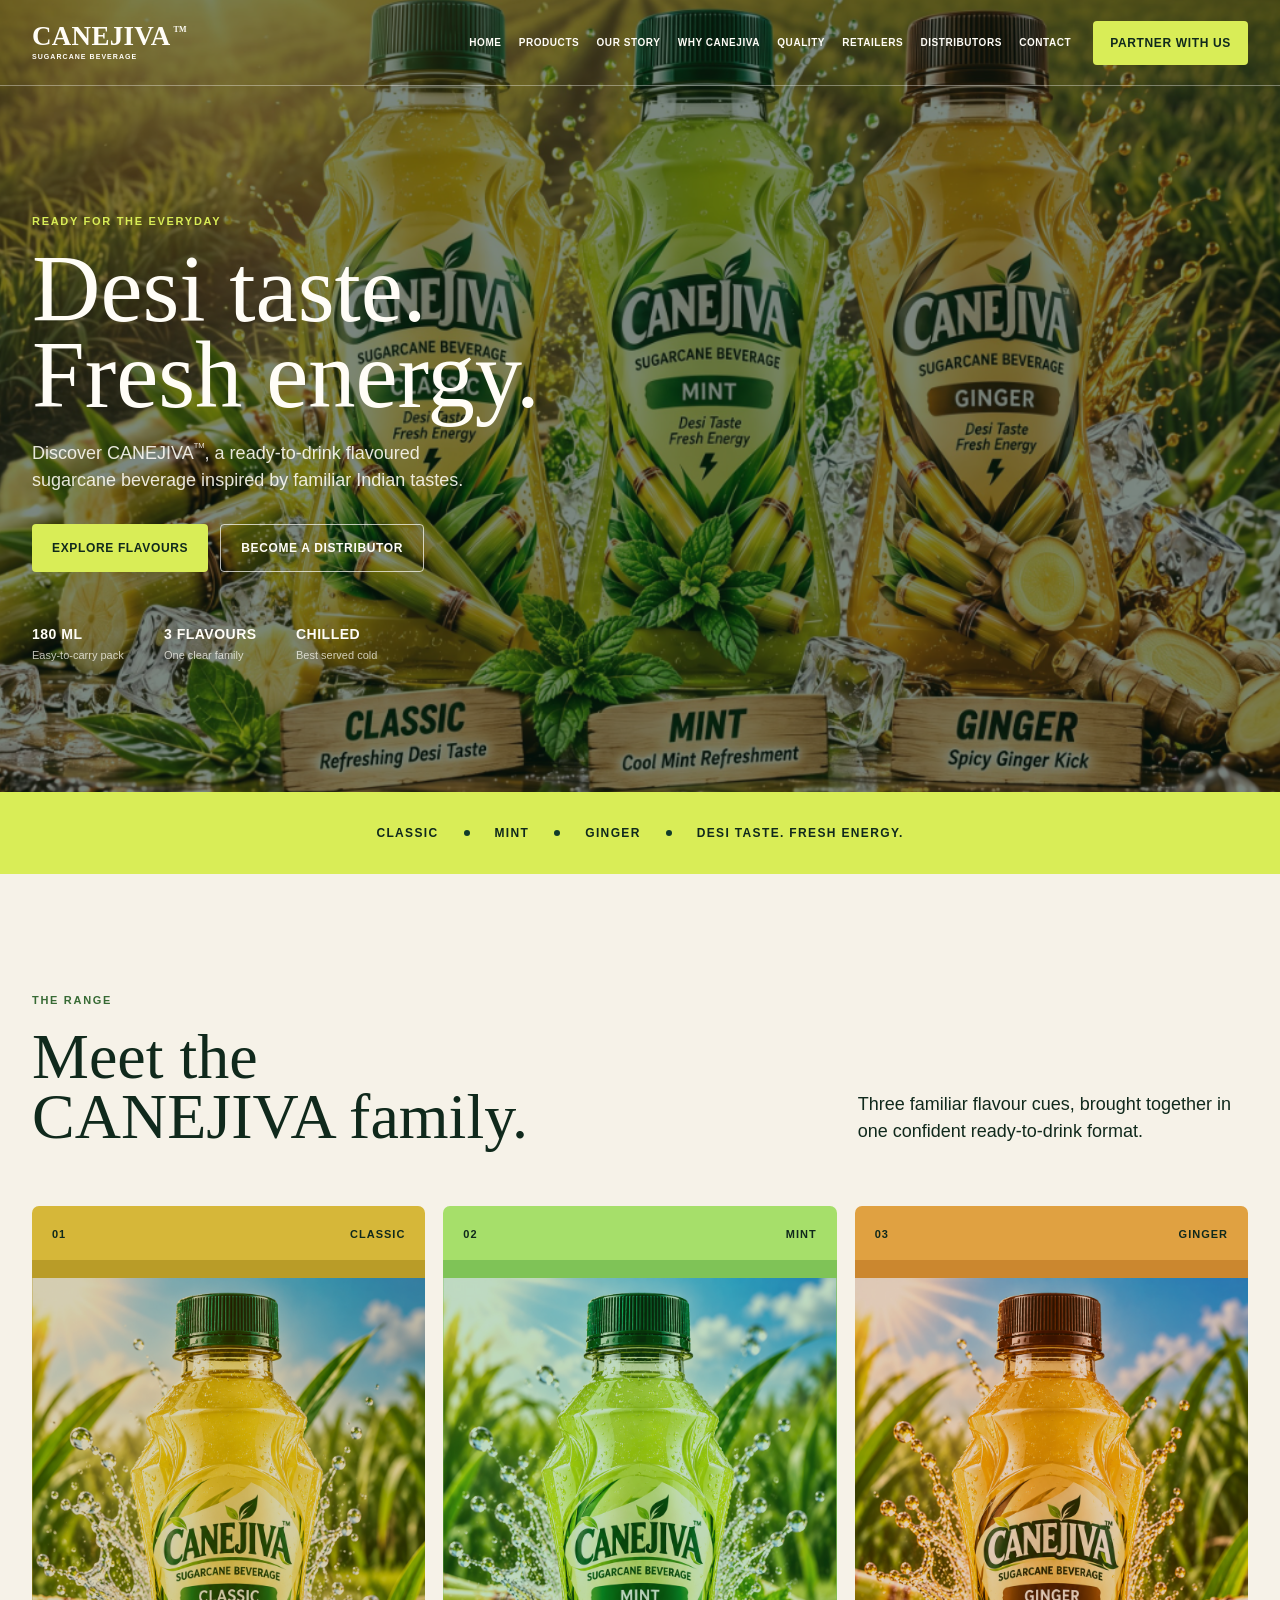
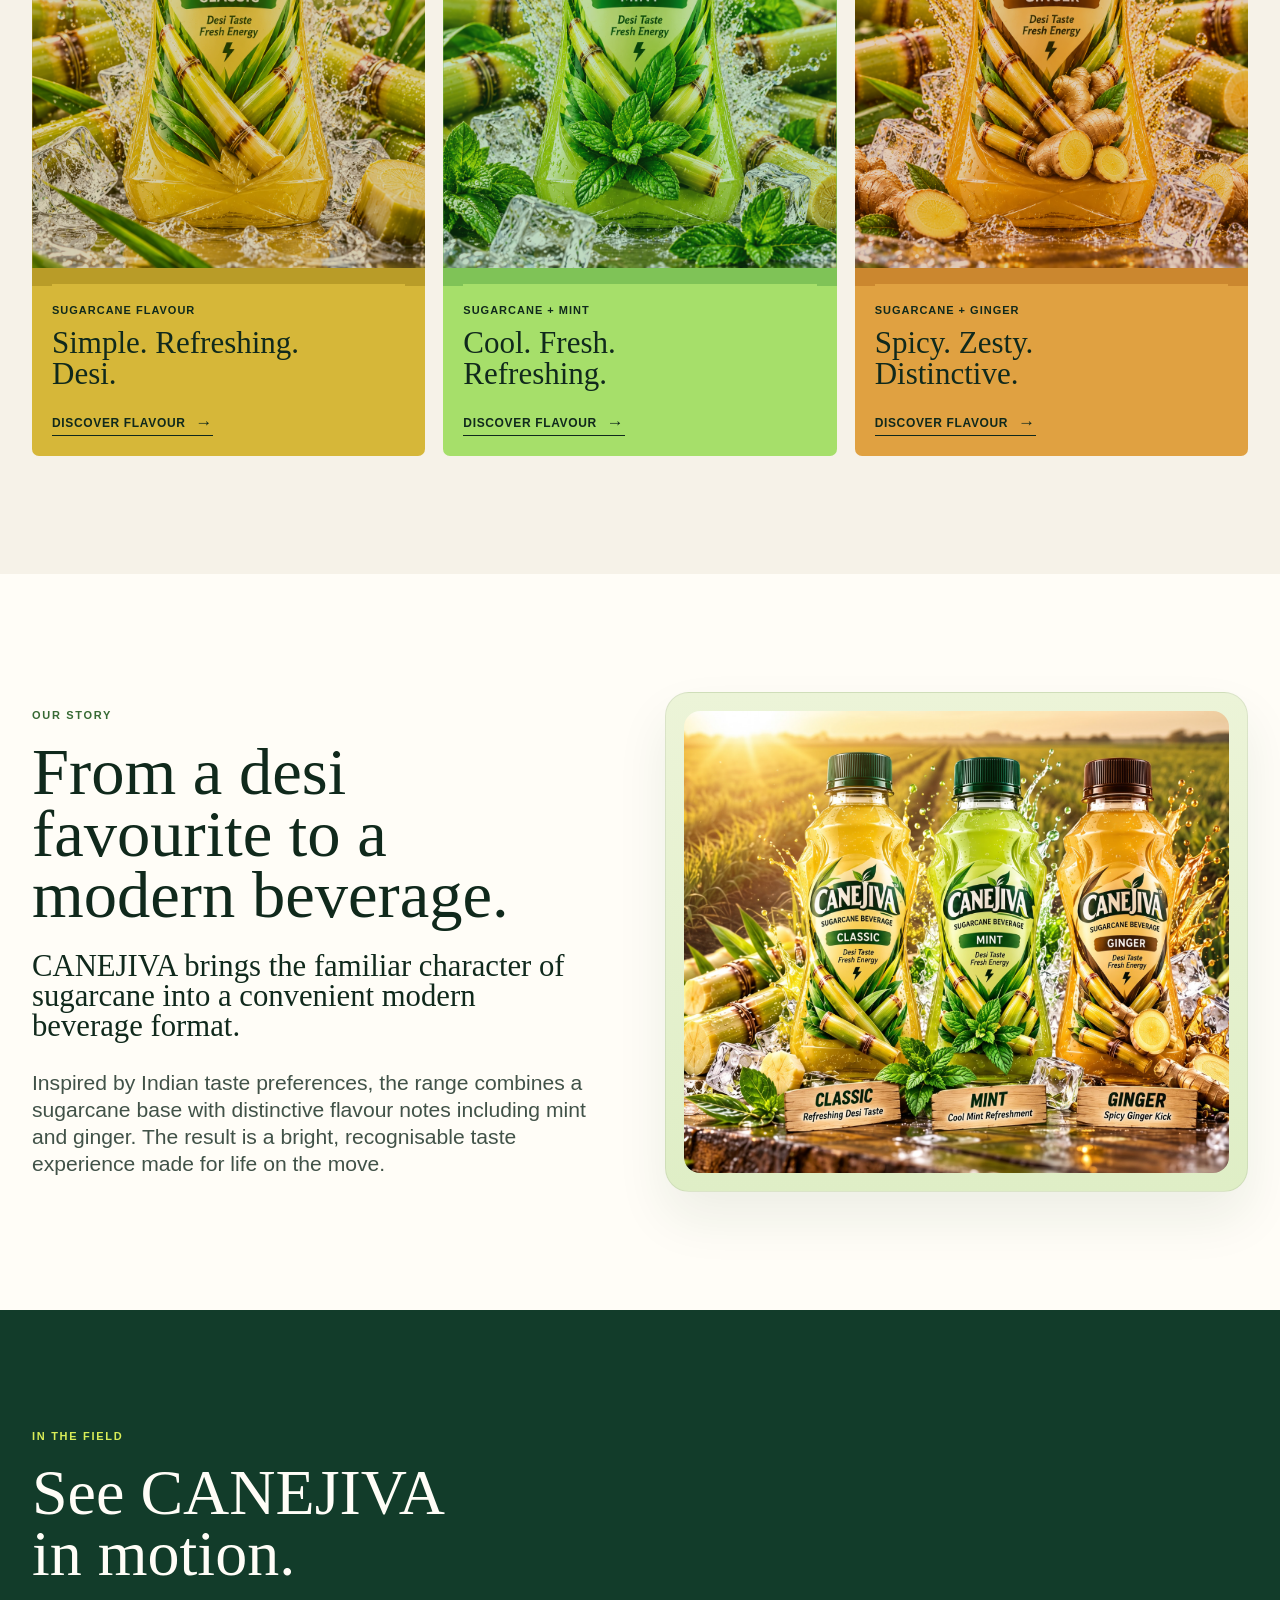
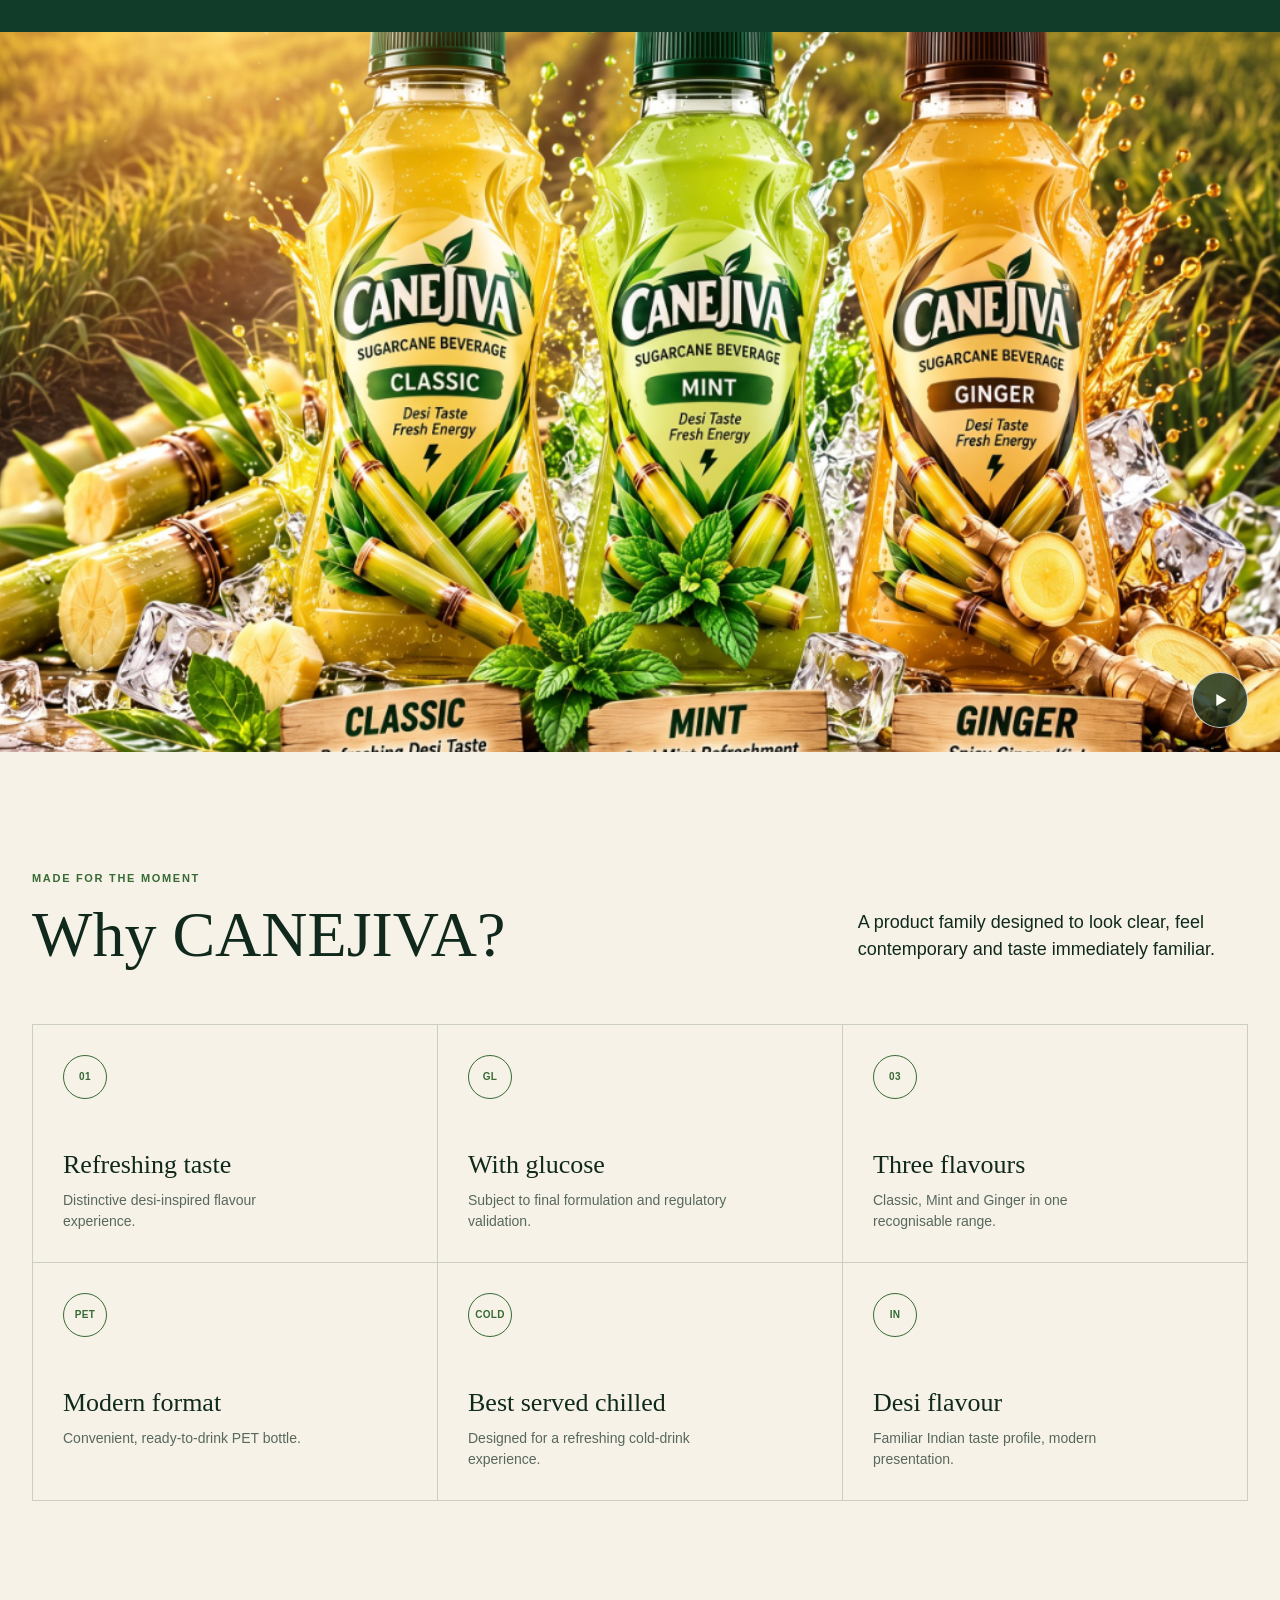
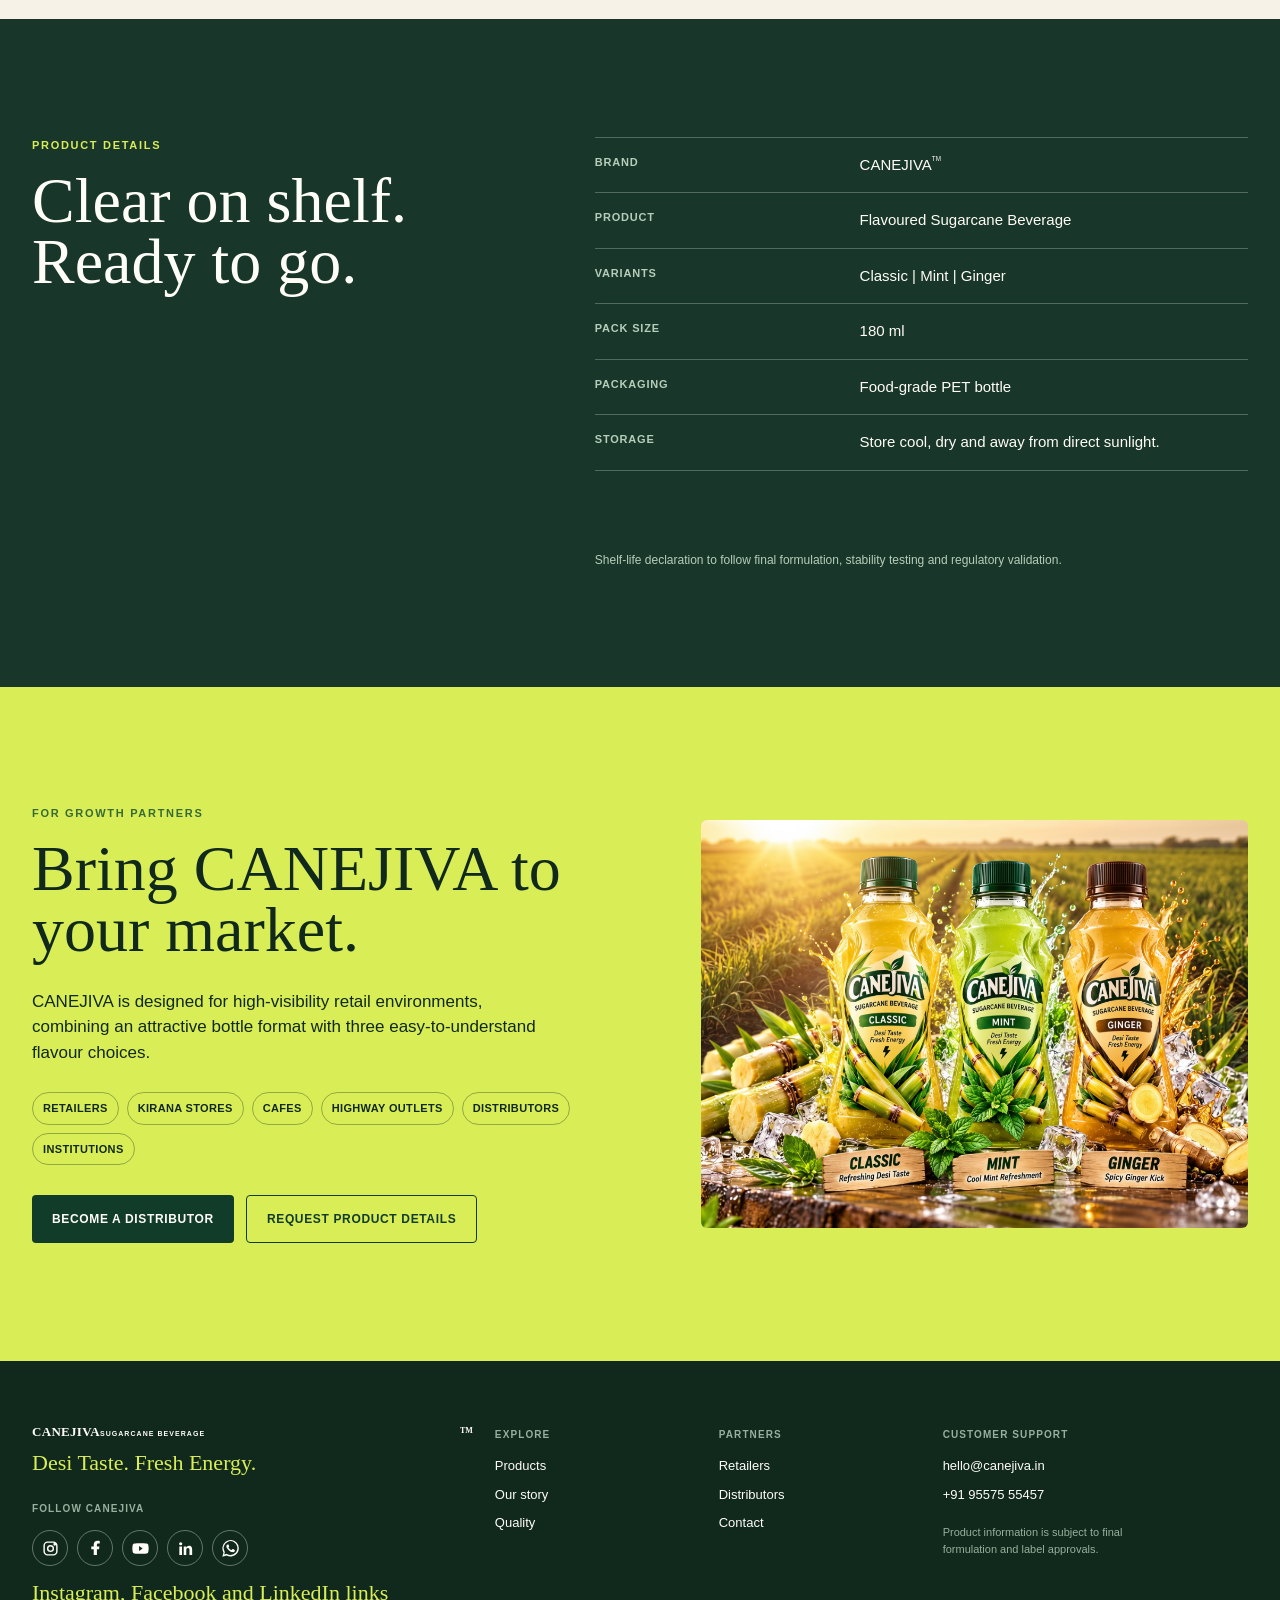
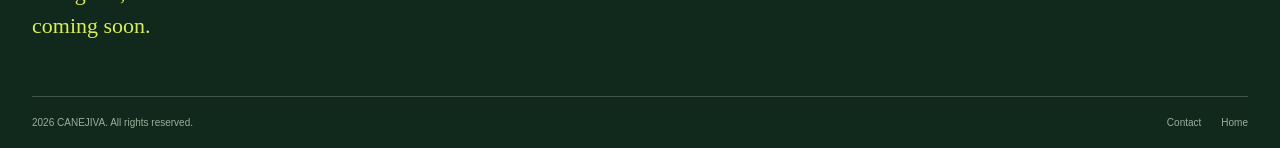
<file: index.html>
<!doctype html>
<html lang="en">
  <head>
    <meta charset="UTF-8" />
    <meta name="viewport" content="width=device-width, initial-scale=1.0" />
    <meta name="theme-color" content="#123c2a" />
    <meta name="description" content="Explore CANEJIVA, a ready-to-drink flavoured sugarcane beverage inspired by familiar Indian flavours. Choose Classic, Mint or Ginger." />
    <title>CANEJIVA | Ready-to-Drink Sugarcane Beverage</title>
    <link rel="stylesheet" href="styles.css?v=film-control-icons-20261005" />
    <script type="application/ld+json">
      {
        "@context": "https://schema.org",
        "@type": "Brand",
        "name": "CANEJIVA",
        "slogan": "Desi Taste. Fresh Energy.",
        "description": "A ready-to-drink flavoured sugarcane beverage with Classic, Mint and Ginger variants."
      }
    </script>
    <link rel="canonical" href="https://canejiva.com/" />
    <meta property="og:title" content="CANEJIVA | Ready-to-Drink Sugarcane Beverage" />
    <meta property="og:description" content="Explore CANEJIVA, a ready-to-drink flavoured sugarcane beverage inspired by familiar Indian flavours. Choose Classic, Mint or Ginger." />
    <meta property="og:type" content="website" />
    <meta property="og:url" content="https://canejiva.com/" />
    <meta property="og:image" content="https://canejiva.com/media/portfolio.png" />
    <meta property="og:image:alt" content="CANEJIVA Classic, Mint and Ginger flavoured sugarcane beverages" />
    <meta name="twitter:card" content="summary_large_image" />
    <meta name="twitter:title" content="CANEJIVA | Ready-to-Drink Sugarcane Beverage" />
    <meta name="twitter:description" content="Explore CANEJIVA, a ready-to-drink flavoured sugarcane beverage inspired by familiar Indian flavours. Choose Classic, Mint or Ginger." />
    <meta name="twitter:image" content="https://canejiva.com/media/portfolio.png" />
  </head>
  <body>
    <header class="site-header" id="top">
      <a class="brand" href="./" aria-label="CANEJIVA home">CANEJIVA<sup>TM</sup><span>SUGARCANE BEVERAGE</span></a>
      <nav class="desktop-nav" aria-label="Primary navigation">
        <a href="./">Home</a>
        <a href="products/">Products</a>
        <a href="our-story/">Our story</a>
        <a href="why-canejiva/">Why CANEJIVA</a>
        <a href="quality/">Quality</a>
        <a href="retailers/">Retailers</a>
        <a href="distributors/">Distributors</a>
        <a href="contact/">Contact</a>
      </nav>
      <button class="header-cta js-open-enquiry" type="button">Partner with us</button>
      <button class="menu-toggle" type="button" aria-label="Open navigation" aria-expanded="false">
        <span></span><span></span><span></span>
      </button>
      <nav class="mobile-nav" aria-label="Mobile navigation">
        <a href="products/">Products</a>
        <a href="our-story/">Our story</a>
        <a href="why-canejiva/">Why CANEJIVA</a>
        <a href="quality/">Quality</a>
        <a href="retailers/">For retailers</a>
        <a href="distributors/">Distributors</a>
        <a href="contact/">Contact</a>
      </nav>
    </header>

    <main>
      <section class="hero" aria-labelledby="hero-heading">
        <video class="hero-video" autoplay muted loop playsinline preload="auto" poster="media/portfolio.png" aria-label="CANEJIVA product film">
          <source src="media/canejiva-final.mp4" type="video/mp4" />
        </video>
        <div class="hero-scrim"></div>
        <div class="hero-content wrap">
          <p class="kicker on-dark">Ready for the everyday</p>
          <h1 id="hero-heading">Desi taste.<br />Fresh energy.</h1>
          <p class="hero-copy">Discover CANEJIVA<sup>TM</sup>, a ready-to-drink flavoured sugarcane beverage inspired by familiar Indian tastes.</p>
          <div class="hero-actions">
            <a class="button button-lime" href="products/">Explore flavours</a>
            <a class="button button-ghost" href="distributors/">Become a distributor</a>
          </div>
          <dl class="hero-stats" aria-label="CANEJIVA highlights">
            <div><dt>180 ml</dt><dd>Easy-to-carry pack</dd></div>
            <div><dt>3 flavours</dt><dd>One clear family</dd></div>
            <div><dt>Chilled</dt><dd>Best served cold</dd></div>
          </dl>
        </div>
      </section>

      <div class="ticker" aria-label="CANEJIVA product range">
        <span>Classic</span><i></i><span>Mint</span><i></i><span>Ginger</span><i></i><span>Desi Taste. Fresh Energy.</span>
      </div>

      <section class="products section" id="products" aria-labelledby="products-heading">
        <div class="wrap section-intro reveal">
          <p class="kicker">The range</p>
          <div class="intro-row">
            <h2 id="products-heading">Meet the<br />CANEJIVA family.</h2>
            <p>Three familiar flavour cues, brought together in one confident ready-to-drink format.</p>
          </div>
        </div>
        <div class="product-grid wrap">
          <article class="product-card classic reveal">
            <div class="product-card-top"><span>01</span><span>Classic</span></div>
            <img src="media/classic.png" alt="CANEJIVA Classic sugarcane beverage bottle" />
            <div class="product-card-bottom">
              <p class="flavour-type">Sugarcane flavour</p>
              <h3>Simple. Refreshing. Desi.</h3>
              <a href="products/classic/" class="text-link">Discover flavour <span aria-hidden="true">&rarr;</span></a>
            </div>
          </article>
          <article class="product-card mint reveal">
            <div class="product-card-top"><span>02</span><span>Mint</span></div>
            <img src="media/mint.png" alt="CANEJIVA Mint sugarcane beverage bottle" />
            <div class="product-card-bottom">
              <p class="flavour-type">Sugarcane + mint</p>
              <h3>Cool. Fresh. Refreshing.</h3>
              <a href="products/mint/" class="text-link">Discover flavour <span aria-hidden="true">&rarr;</span></a>
            </div>
          </article>
          <article class="product-card ginger reveal">
            <div class="product-card-top"><span>03</span><span>Ginger</span></div>
            <img src="media/ginger.png" alt="CANEJIVA Ginger sugarcane beverage bottle" />
            <div class="product-card-bottom">
              <p class="flavour-type">Sugarcane + ginger</p>
              <h3>Spicy. Zesty. Distinctive.</h3>
              <a href="products/ginger/" class="text-link">Discover flavour <span aria-hidden="true">&rarr;</span></a>
            </div>
          </article>
        </div>
      </section>

      <section class="story section" id="story" aria-labelledby="story-heading">
        <div class="wrap story-layout">
          <div class="story-copy reveal">
            <p class="kicker">Our story</p>
            <h2 id="story-heading">From a desi favourite to a modern beverage.</h2>
            <p class="lead">CANEJIVA brings the familiar character of sugarcane into a convenient modern beverage format.</p>
            <p>Inspired by Indian taste preferences, the range combines a sugarcane base with distinctive flavour notes including mint and ginger. The result is a bright, recognisable taste experience made for life on the move.</p>
          </div>
          <figure class="story-image reveal">
            <img src="media/story.png" alt="CANEJIVA Classic, Mint and Ginger range together" />
          </figure>
        </div>
      </section>

      <section class="film section" aria-labelledby="film-heading">
        <div class="wrap film-heading reveal">
          <p class="kicker on-dark">In the field</p>
          <h2 id="film-heading">See CANEJIVA<br />in motion.</h2>
        </div>
        <div class="film-frame reveal">
          <video id="brand-film" muted loop playsinline poster="media/portfolio.png">
            <source src="media/canejiva-final.mp4" type="video/mp4" />
          </video>
          <button id="film-toggle" class="film-toggle" type="button" aria-label="Play brand film" data-state="paused" title="Play film">
            <svg class="film-toggle-icon film-toggle-play" viewBox="0 0 24 24" aria-hidden="true"><path d="M8 5.5v13l11-6.5z" /></svg>
            <svg class="film-toggle-icon film-toggle-pause" viewBox="0 0 24 24" aria-hidden="true"><path d="M7 5h4v14H7zm6 0h4v14h-4z" /></svg>
          </button>
        </div>
      </section>

      <section class="why section" id="why" aria-labelledby="why-heading">
        <div class="wrap">
          <div class="section-intro reveal">
            <p class="kicker">Made for the moment</p>
            <div class="intro-row"><h2 id="why-heading">Why CANEJIVA?</h2><p>A product family designed to look clear, feel contemporary and taste immediately familiar.</p></div>
          </div>
          <div class="pillars">
            <article class="pillar reveal"><span class="pillar-mark">01</span><h3>Refreshing taste</h3><p>Distinctive desi-inspired flavour experience.</p></article>
            <article class="pillar reveal"><span class="pillar-mark">GL</span><h3>With glucose</h3><p>Subject to final formulation and regulatory validation.</p></article>
            <article class="pillar reveal"><span class="pillar-mark">03</span><h3>Three flavours</h3><p>Classic, Mint and Ginger in one recognisable range.</p></article>
            <article class="pillar reveal"><span class="pillar-mark">PET</span><h3>Modern format</h3><p>Convenient, ready-to-drink PET bottle.</p></article>
            <article class="pillar reveal"><span class="pillar-mark">COLD</span><h3>Best served chilled</h3><p>Designed for a refreshing cold-drink experience.</p></article>
            <article class="pillar reveal"><span class="pillar-mark">IN</span><h3>Desi flavour</h3><p>Familiar Indian taste profile, modern presentation.</p></article>
          </div>
        </div>
      </section>

      <section class="quality section" id="quality" aria-labelledby="quality-heading">
        <div class="wrap quality-layout">
          <div class="quality-title reveal">
            <p class="kicker on-dark">Product details</p>
            <h2 id="quality-heading">Clear on shelf.<br />Ready to go.</h2>
          </div>
          <dl class="spec-list reveal">
            <div><dt>Brand</dt><dd>CANEJIVA<sup>TM</sup></dd></div>
            <div><dt>Product</dt><dd>Flavoured Sugarcane Beverage</dd></div>
            <div><dt>Variants</dt><dd>Classic | Mint | Ginger</dd></div>
            <div><dt>Pack size</dt><dd>180 ml</dd></div>
            <div><dt>Packaging</dt><dd>Food-grade PET bottle</dd></div>
            <div><dt>Storage</dt><dd>Store cool, dry and away from direct sunlight.</dd></div>
          </dl>
          <p class="regulatory-note reveal">Shelf-life declaration to follow final formulation, stability testing and regulatory validation.</p>
        </div>
      </section>

      <section class="retail section" id="retail" aria-labelledby="retail-heading">
        <div class="wrap retail-layout">
          <div class="retail-copy reveal">
            <p class="kicker">For growth partners</p>
            <h2 id="retail-heading">Bring CANEJIVA to your market.</h2>
            <p>CANEJIVA is designed for high-visibility retail environments, combining an attractive bottle format with three easy-to-understand flavour choices.</p>
            <div class="retail-tags"><span>Retailers</span><span>Kirana stores</span><span>Cafes</span><span>Highway outlets</span><span>Distributors</span><span>Institutions</span></div>
            <div class="hero-actions">
              <a class="button button-dark" href="distributors/">Become a distributor</a>
              <a class="button button-outline" href="retailers/">Request product details</a>
            </div>
          </div>
          <div class="retail-image reveal"><img src="media/story.png" alt="CANEJIVA Classic, Mint and Ginger range in a sugarcane field" /></div>
        </div>
      </section>
    </main>

    <footer class="site-footer">
      <div class="wrap footer-grid">
        <div>
          <a class="brand footer-brand" href="./">CANEJIVA<sup>TM</sup><span>SUGARCANE BEVERAGE</span></a>
          <p>Desi Taste. Fresh Energy.</p>
          <p class="footer-label">Follow CANEJIVA</p>
          <div class="social-links" aria-label="CANEJIVA social media">
            <span class="social-link" role="img" aria-label="Instagram link coming soon"><svg viewBox="0 0 24 24" aria-hidden="true"><rect x="3" y="3" width="18" height="18" rx="5" /><circle cx="12" cy="12" r="4" /><circle cx="18" cy="6" r="1" /></svg></span>
            <span class="social-link" role="img" aria-label="Facebook link coming soon"><svg viewBox="0 0 24 24" aria-hidden="true"><path d="M14 21v-8h3l.5-4H14V7c0-1.2.4-2 2-2h2V1.4C17.3 1.2 16.3 1 15 1c-3.5 0-5.5 2.1-5.5 5.8V9H6v4h3.5v8z" /></svg></span>
            <a class="social-link" href="https://youtu.be/3LEk18bEFeU?si=CiGf38M4_G-OLWWr" target="_blank" rel="noopener noreferrer" aria-label="Watch CANEJIVA on YouTube"><svg viewBox="0 0 24 24" aria-hidden="true"><path d="M23 7a3 3 0 0 0-2-2C19 4.5 12 4.5 12 4.5s-7 0-9 .5a3 3 0 0 0-2 2A31 31 0 0 0 .5 12 31 31 0 0 0 1 17a3 3 0 0 0 2 2c2 .5 9 .5 9 .5s7 0 9-.5a3 3 0 0 0 2-2 31 31 0 0 0 .5-5 31 31 0 0 0-.5-5z" /><path class="social-icon-cutout" d="m10 15.5 5-3.5-5-3.5z" /></svg></a>
            <span class="social-link" role="img" aria-label="LinkedIn link coming soon"><svg viewBox="0 0 24 24" aria-hidden="true"><path d="M5.2 7.5A2.2 2.2 0 1 0 5.2 3a2.2 2.2 0 0 0 0 4.5ZM3.3 9h3.8v12H3.3zM9.5 9h3.6v1.6h.1A4 4 0 0 1 16.8 8c3.9 0 4.6 2.5 4.6 5.8V21h-3.8v-6.4c0-1.5 0-3.4-2.1-3.4s-2.4 1.6-2.4 3.3V21H9.5z" /></svg></span>
            <a class="social-link" href="https://wa.me/919557555457" target="_blank" rel="noopener noreferrer" aria-label="Chat with CANEJIVA on WhatsApp"><svg viewBox="0 0 24 24" aria-hidden="true"><path d="M20.5 3.5A11.7 11.7 0 0 0 2.1 17.6L.5 23.5l6-1.6A11.7 11.7 0 0 0 20.5 3.5ZM12 21a9.7 9.7 0 0 1-4.9-1.3l-.4-.2-3.6 1 1-3.5-.2-.4A9.7 9.7 0 1 1 12 21Zm5.3-7.3c-.3-.2-1.7-.8-2-.9-.3-.1-.5-.2-.7.2-.2.3-.8.9-.9 1.1-.2.2-.3.2-.6.1-.3-.2-1.2-.4-2.3-1.4-.8-.7-1.4-1.6-1.5-1.9-.2-.3 0-.5.1-.6l.5-.6.3-.5c.1-.2 0-.4 0-.5l-.9-2.1c-.2-.5-.5-.4-.7-.4h-.6c-.2 0-.5.1-.8.4-.3.3-1 1-1 2.4s1.1 2.8 1.2 3c.2.2 2.1 3.2 5.1 4.5.7.3 1.3.5 1.7.6.7.2 1.4.2 1.9.1.6-.1 1.7-.7 1.9-1.3.2-.7.2-1.2.1-1.3-.1-.2-.3-.3-.6-.4Z" /></svg></a>
          </div>
          <p class="social-note">Instagram, Facebook and LinkedIn links coming soon.</p>
        </div>
        <div><p class="footer-label">Explore</p><a href="products/">Products</a><a href="our-story/">Our story</a><a href="quality/">Quality</a></div>
        <div><p class="footer-label">Partners</p><a href="retailers/">Retailers</a><a href="distributors/">Distributors</a><a href="contact/">Contact</a></div>
        <div><p class="footer-label">Customer support</p><a href="mailto:hello@canejiva.in">hello@canejiva.in</a><a href="tel:+919557555457">+91 95575 55457</a><p class="footer-legal">Product information is subject to final formulation and label approvals.</p></div>
      </div>
      <div class="wrap footer-bottom"><span>2026 CANEJIVA. All rights reserved.</span><span><a href="contact/">Contact</a><a href="./">Home</a></span></div>
    </footer>

    <dialog class="enquiry-dialog" id="enquiry-dialog" aria-labelledby="enquiry-title">
      <button class="dialog-close" type="button" aria-label="Close enquiry form">Close</button>
      <div class="dialog-content">
        <p class="kicker">Partner enquiry</p>
        <h2 id="enquiry-title">Let us grow together.</h2>
        <p>Tell us where you would like to bring CANEJIVA.</p>
        <form id="enquiry-form">
          <label>Name<input required name="name" autocomplete="name" /></label>
          <label>Work email<input required name="email" type="email" autocomplete="email" /></label>
          <label>Business type<select name="type"><option>Retailer</option><option>Distributor</option><option>Cafe or restaurant</option><option>Institutional buyer</option><option>Other</option></select></label>
          <label>City<input required name="city" autocomplete="address-level2" /></label>
          <button class="button button-dark" type="submit">Send enquiry</button>
          <p class="form-status" role="status"></p>
        </form>
      </div>
    </dialog>
    <script src="app.js?v=film-control-icons-20261005"></script>
  </body>
</html>
</file>
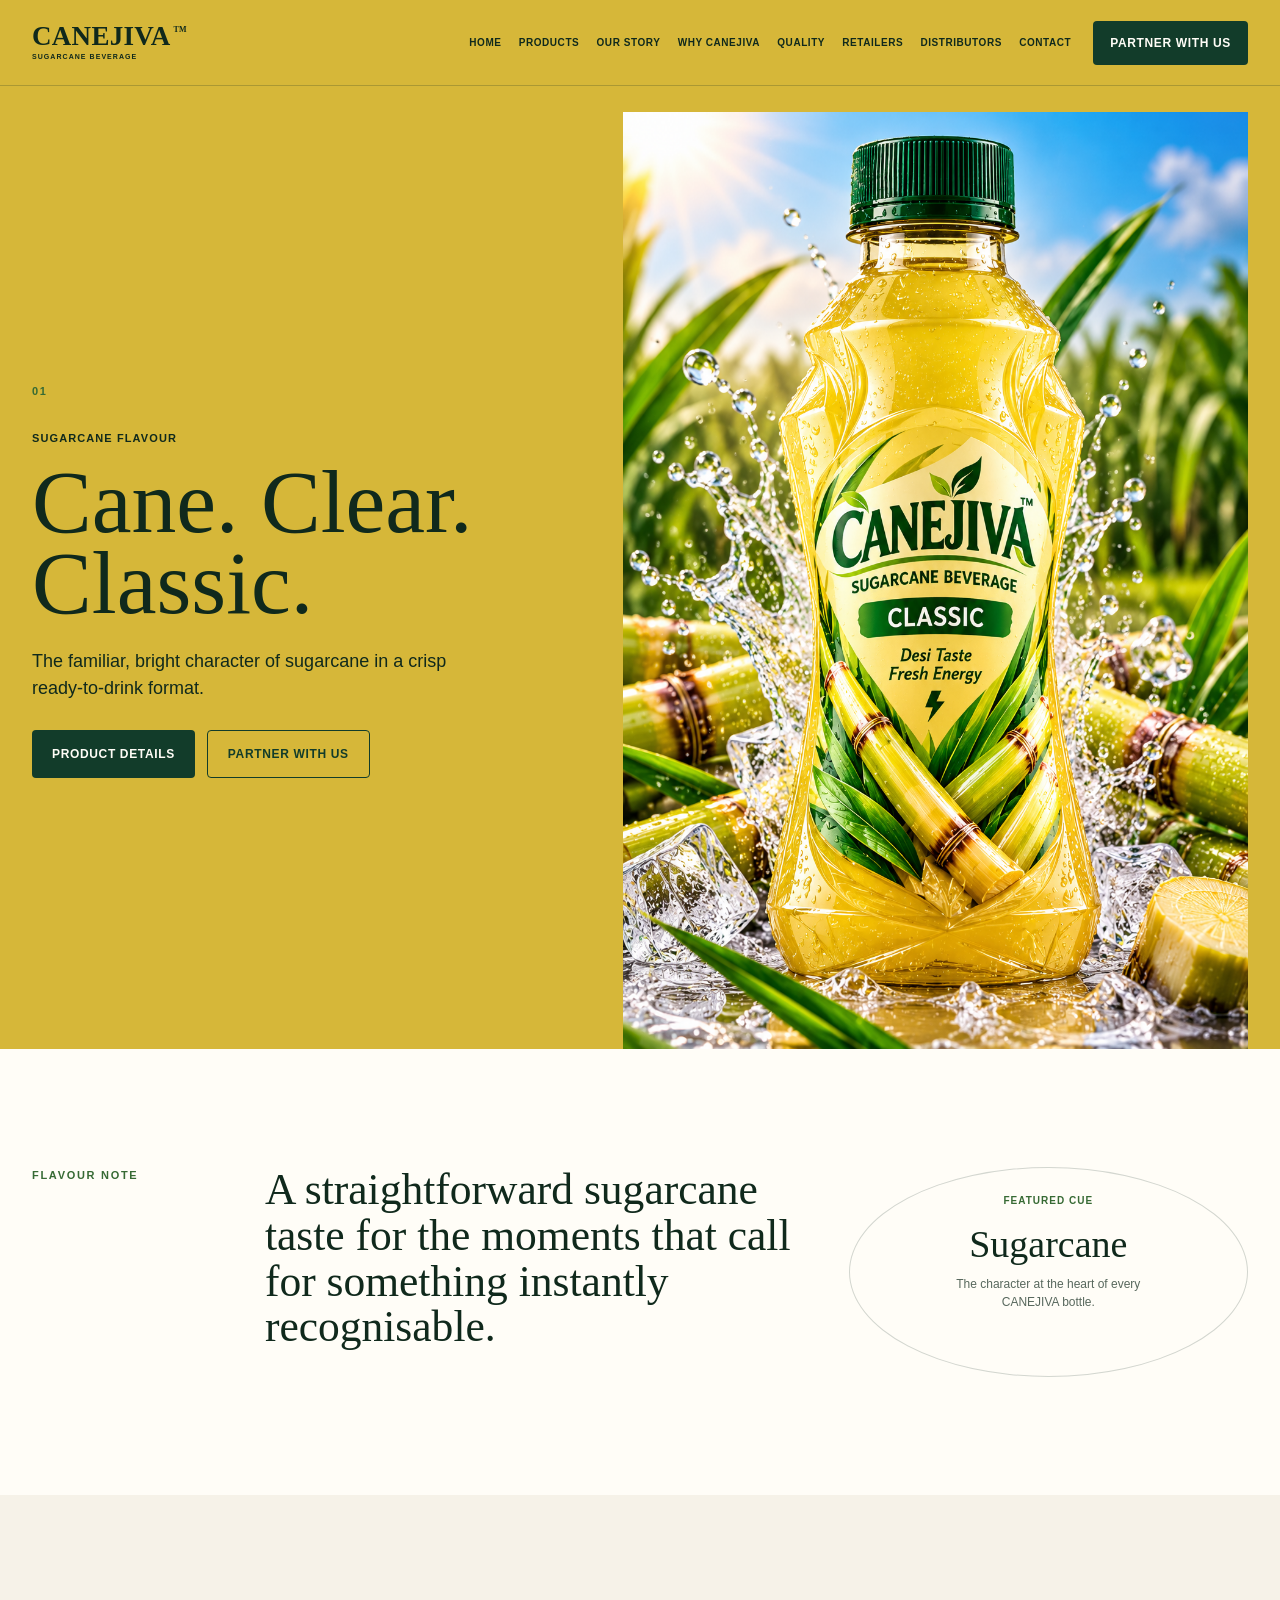
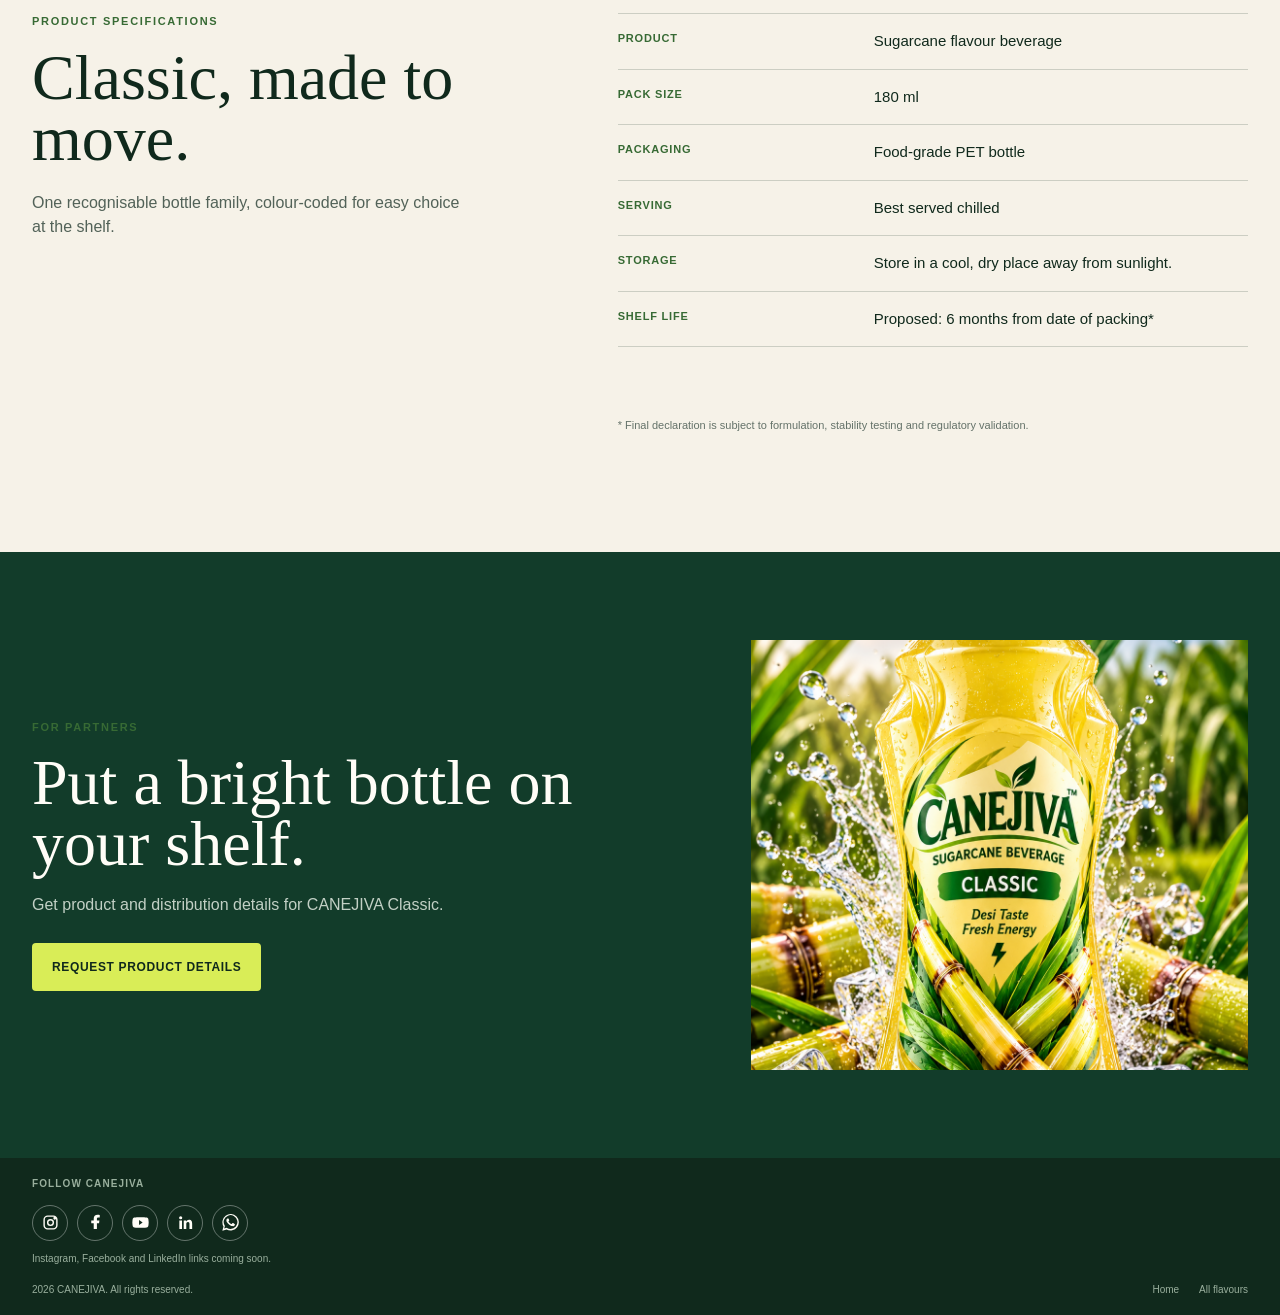
<file: products/classic/index.html>
<!doctype html>
<html lang="en">
  <head>
    <meta charset="UTF-8" />
    <meta name="viewport" content="width=device-width, initial-scale=1.0" />
    <meta name="theme-color" content="#d6b739" />
    <meta name="description" content="Discover CANEJIVA Classic, a ready-to-drink flavoured sugarcane beverage with a familiar, refreshing taste." />
    <title>CANEJIVA Classic | Flavoured Sugarcane Beverage</title>
    <link rel="stylesheet" href="../../styles.css" />
    <link rel="canonical" href="https://canejiva.com/products/classic/" />
    <meta property="og:title" content="CANEJIVA Classic | Flavoured Sugarcane Beverage" />
    <meta property="og:description" content="Discover CANEJIVA Classic, a ready-to-drink flavoured sugarcane beverage with a familiar, refreshing taste." />
    <meta property="og:type" content="website" />
    <meta property="og:url" content="https://canejiva.com/products/classic/" />
    <meta property="og:image" content="https://canejiva.com/media/classic.png" />
    <meta property="og:image:alt" content="CANEJIVA Classic flavoured sugarcane beverage bottle" />
    <meta name="twitter:card" content="summary_large_image" />
    <meta name="twitter:title" content="CANEJIVA Classic | Flavoured Sugarcane Beverage" />
    <meta name="twitter:description" content="Discover CANEJIVA Classic, a ready-to-drink flavoured sugarcane beverage with a familiar, refreshing taste." />
    <meta name="twitter:image" content="https://canejiva.com/media/classic.png" />
  </head>
  <body class="product-page" data-flavour="classic">
    <header class="site-header product-header"><a class="brand" href="../../" aria-label="CANEJIVA home">CANEJIVA<sup>TM</sup><span>SUGARCANE BEVERAGE</span></a><nav class="desktop-nav" aria-label="Primary navigation"><a href="../../">Home</a><a href="../../products/">Products</a><a href="../../our-story/">Our story</a><a href="../../why-canejiva/">Why CANEJIVA</a><a href="../../quality/">Quality</a><a href="../../retailers/">Retailers</a><a href="../../distributors/">Distributors</a><a href="../../contact/">Contact</a></nav><a class="header-cta" href="../../distributors/">Partner with us</a><a class="product-back" href="../../products/">All flavours <span aria-hidden="true">&rarr;</span></a></header>
    <main>
      <section class="flavour-hero"><div class="wrap flavour-hero-layout"><div class="flavour-copy"><p class="kicker" data-product-number></p><p class="product-overline" data-product-descriptor></p><h1 data-product-headline></h1><p data-product-intro></p><div class="hero-actions"><a class="button button-dark" href="#specs">Product details</a><button class="button button-outline js-open-enquiry" type="button">Partner with us</button></div></div><div class="flavour-bottle"><span>CANEJIVA<sup>TM</sup></span><img data-product-image src="../../media/classic.png" alt="CANEJIVA Classic sugarcane beverage bottle" /></div></div></section>
      <section class="flavour-note section"><div class="wrap flavour-note-grid"><p class="kicker">Flavour note</p><p class="flavour-statement" data-product-note></p><div class="ingredient-disc"><span>Featured cue</span><strong data-product-ingredient></strong><p data-product-ingredient-copy></p></div></div></section>
      <section class="product-spec section" id="specs"><div class="wrap product-spec-layout"><div><p class="kicker">Product specifications</p><h2><span data-product-name></span>, made to move.</h2><p>One recognisable bottle family, colour-coded for easy choice at the shelf.</p></div><dl class="spec-list"><div><dt>Product</dt><dd><span data-product-descriptor></span> beverage</dd></div><div><dt>Pack size</dt><dd>180 ml</dd></div><div><dt>Packaging</dt><dd>Food-grade PET bottle</dd></div><div><dt>Serving</dt><dd>Best served chilled</dd></div><div><dt>Storage</dt><dd>Store in a cool, dry place away from sunlight.</dd></div><div><dt>Shelf life</dt><dd>Proposed: 6 months from date of packing*</dd></div></dl><p class="product-regulatory">* Final declaration is subject to formulation, stability testing and regulatory validation.</p></div></section>
      <section class="flavour-retail"><div class="wrap flavour-retail-layout"><div><p class="kicker">For partners</p><h2>Put a bright bottle on your shelf.</h2><p>Get product and distribution details for CANEJIVA <span data-product-name></span>.</p><button class="button button-dark js-open-enquiry" type="button">Request product details</button></div><img data-product-image src="../../media/classic.png" alt="CANEJIVA Classic bottle" /></div></section>
    </main>
    <footer class="site-footer compact-footer"><div class="wrap footer-bottom"><span>2026 CANEJIVA. All rights reserved.</span><span><a href="../../">Home</a><a href="../../#products">All flavours</a></span></div></footer>
    <dialog class="enquiry-dialog" id="enquiry-dialog" aria-labelledby="enquiry-title"><button class="dialog-close" type="button" aria-label="Close enquiry form">Close</button><div class="dialog-content"><p class="kicker">Partner enquiry</p><h2 id="enquiry-title">Let us grow together.</h2><p>Tell us where you would like to bring CANEJIVA.</p><form id="enquiry-form"><label>Name<input required name="name" autocomplete="name" /></label><label>Work email<input required name="email" type="email" autocomplete="email" /></label><label>Business type<select name="type"><option>Retailer</option><option>Distributor</option><option>Cafe or restaurant</option><option>Institutional buyer</option></select></label><label>City<input required name="city" autocomplete="address-level2" /></label><button class="button button-dark" type="submit">Send enquiry</button><p class="form-status" role="status"></p></form></div></dialog>
    <script src="../../app.js"></script><script src="../../product.js"></script>
  </body>
</html>
</file>
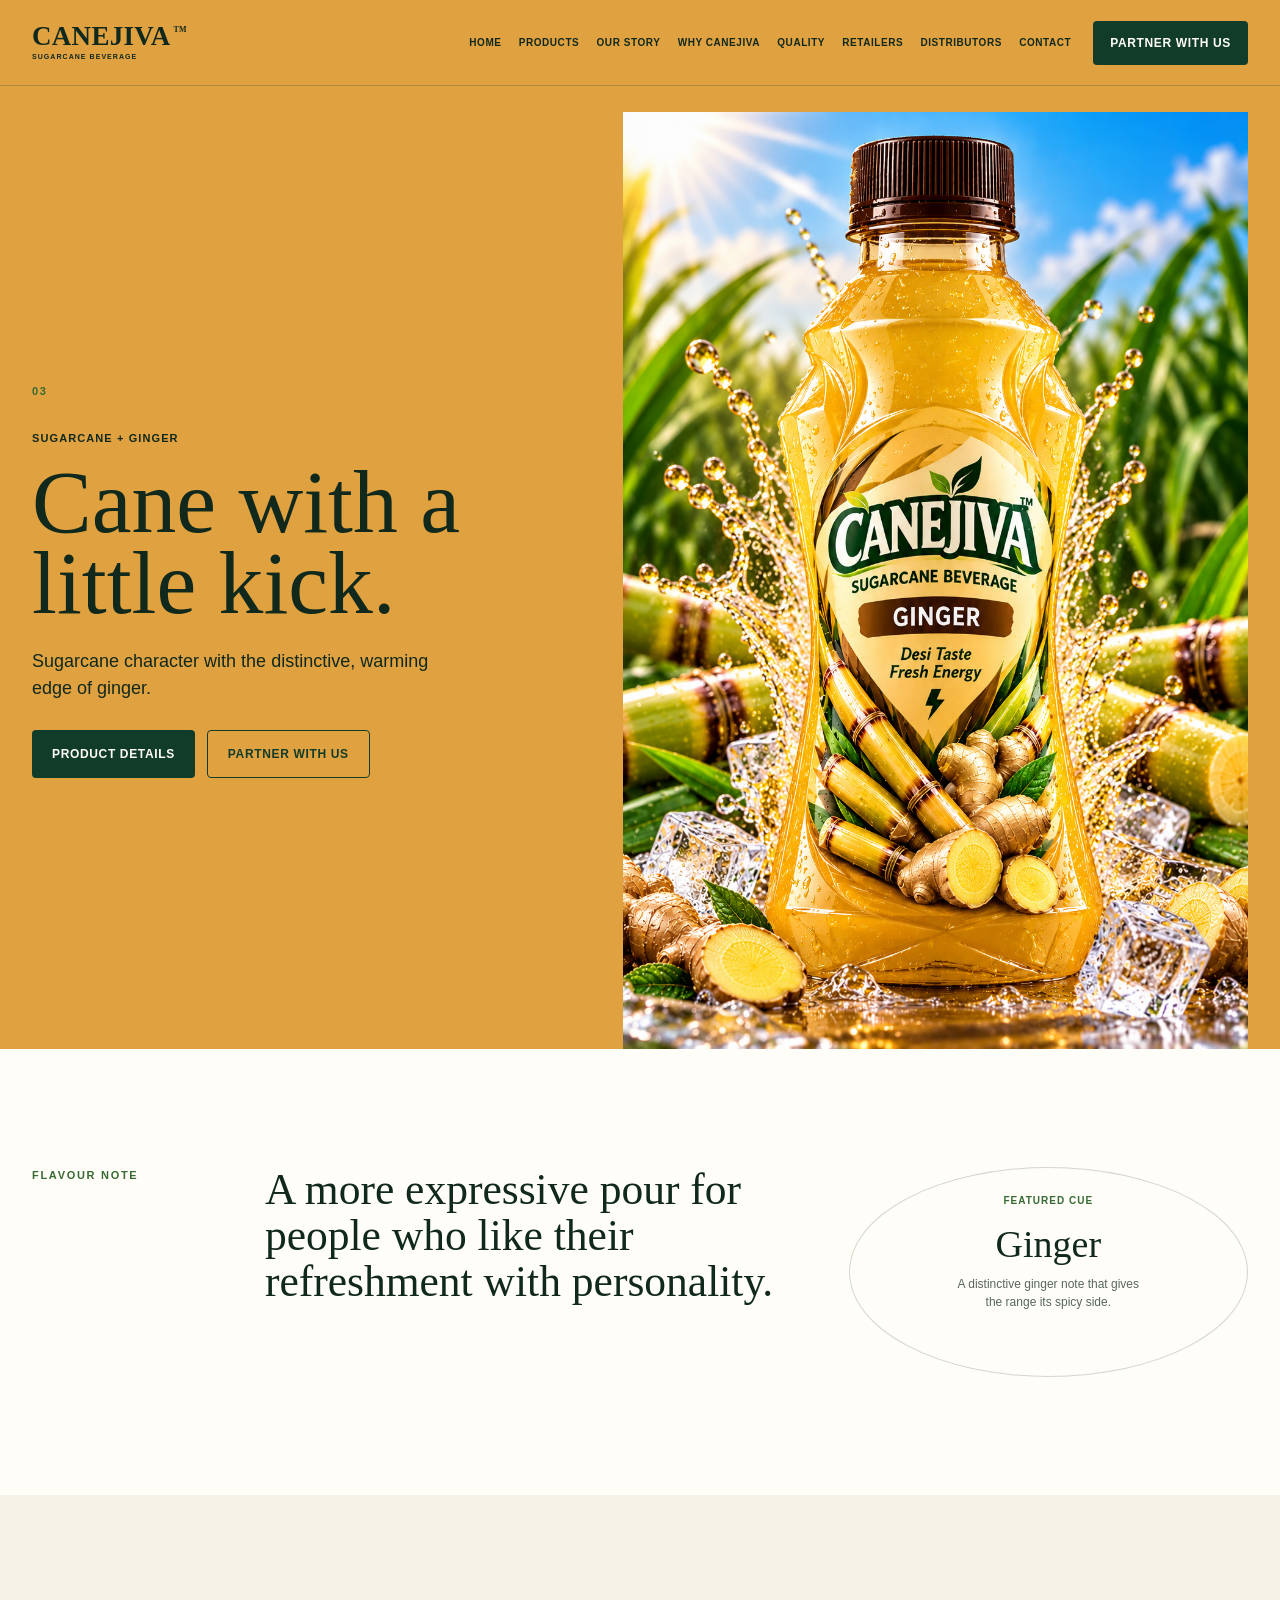
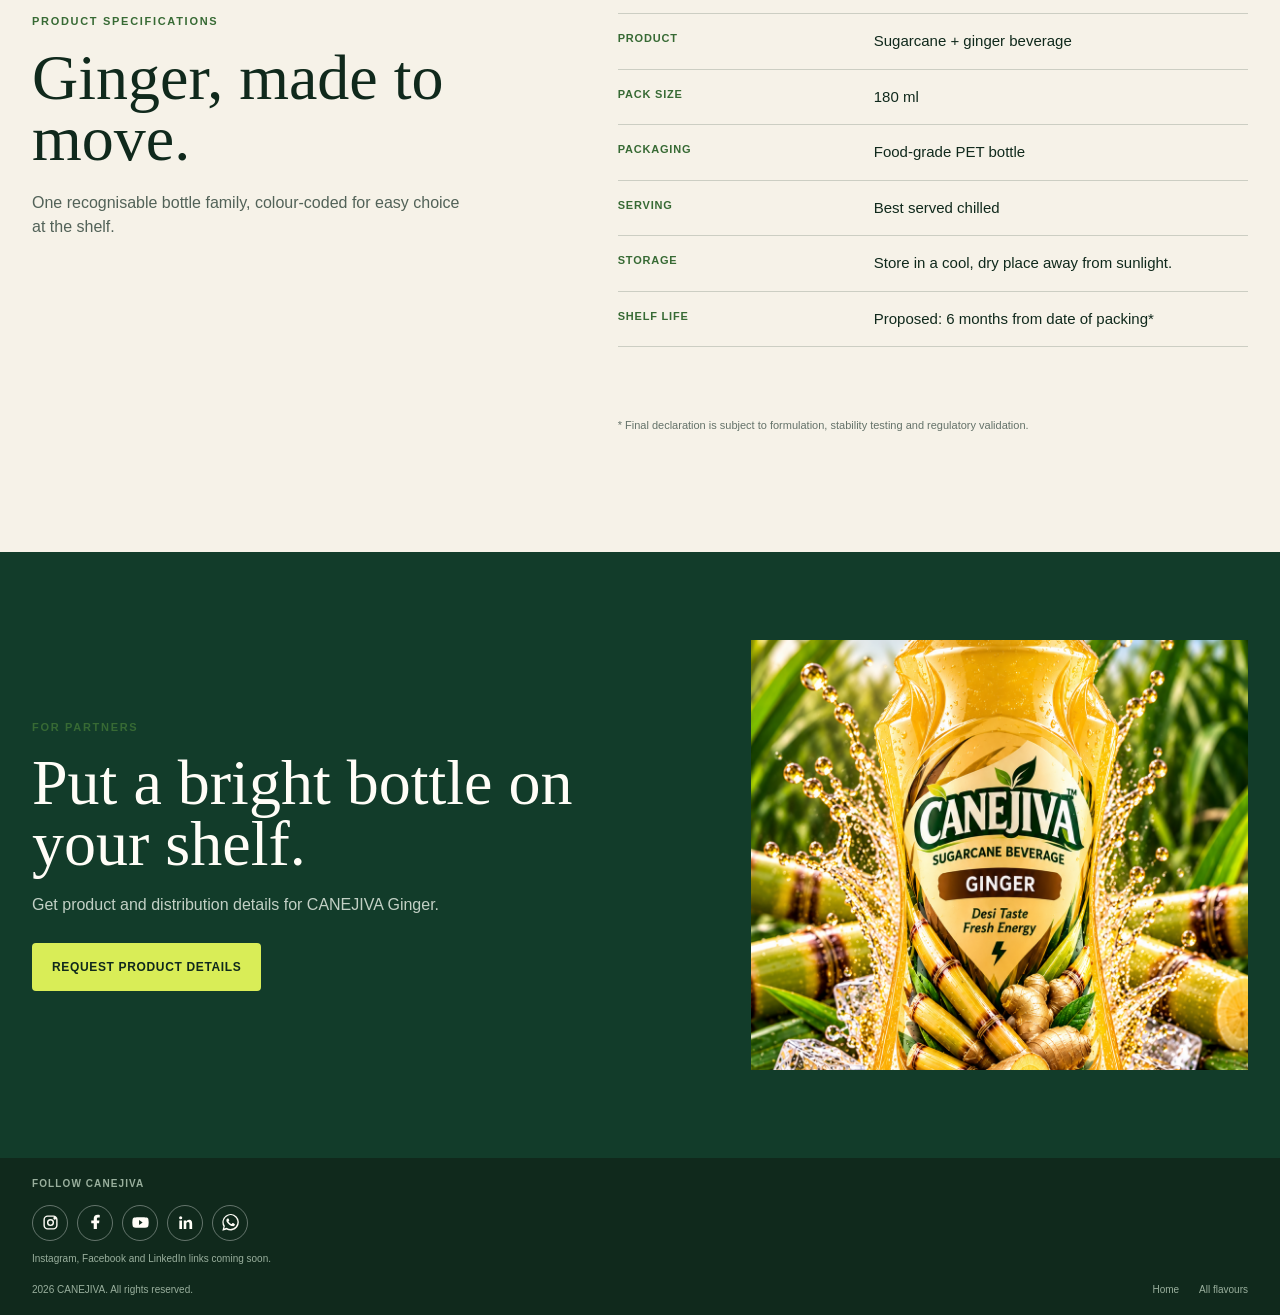
<file: products/ginger/index.html>
<!doctype html>
<html lang="en">
  <head>
    <meta charset="UTF-8" />
    <meta name="viewport" content="width=device-width, initial-scale=1.0" />
    <meta name="theme-color" content="#e0a141" />
    <meta name="description" content="Discover CANEJIVA Ginger, a ready-to-drink flavoured sugarcane beverage with a distinctive ginger note." />
    <title>CANEJIVA Ginger | Flavoured Sugarcane Beverage</title>
    <link rel="stylesheet" href="../../styles.css" />
    <link rel="canonical" href="https://canejiva.com/products/ginger/" />
    <meta property="og:title" content="CANEJIVA Ginger | Flavoured Sugarcane Beverage" />
    <meta property="og:description" content="Discover CANEJIVA Ginger, a ready-to-drink flavoured sugarcane beverage with a distinctive ginger note." />
    <meta property="og:type" content="website" />
    <meta property="og:url" content="https://canejiva.com/products/ginger/" />
    <meta property="og:image" content="https://canejiva.com/media/ginger.png" />
    <meta property="og:image:alt" content="CANEJIVA Ginger flavoured sugarcane beverage bottle" />
    <meta name="twitter:card" content="summary_large_image" />
    <meta name="twitter:title" content="CANEJIVA Ginger | Flavoured Sugarcane Beverage" />
    <meta name="twitter:description" content="Discover CANEJIVA Ginger, a ready-to-drink flavoured sugarcane beverage with a distinctive ginger note." />
    <meta name="twitter:image" content="https://canejiva.com/media/ginger.png" />
  </head>
  <body class="product-page" data-flavour="ginger">
    <header class="site-header product-header"><a class="brand" href="../../" aria-label="CANEJIVA home">CANEJIVA<sup>TM</sup><span>SUGARCANE BEVERAGE</span></a><nav class="desktop-nav" aria-label="Primary navigation"><a href="../../">Home</a><a href="../../products/">Products</a><a href="../../our-story/">Our story</a><a href="../../why-canejiva/">Why CANEJIVA</a><a href="../../quality/">Quality</a><a href="../../retailers/">Retailers</a><a href="../../distributors/">Distributors</a><a href="../../contact/">Contact</a></nav><a class="header-cta" href="../../distributors/">Partner with us</a><a class="product-back" href="../../products/">All flavours <span aria-hidden="true">&rarr;</span></a></header>
    <main>
      <section class="flavour-hero"><div class="wrap flavour-hero-layout"><div class="flavour-copy"><p class="kicker" data-product-number></p><p class="product-overline" data-product-descriptor></p><h1 data-product-headline></h1><p data-product-intro></p><div class="hero-actions"><a class="button button-dark" href="#specs">Product details</a><button class="button button-outline js-open-enquiry" type="button">Partner with us</button></div></div><div class="flavour-bottle"><span>CANEJIVA<sup>TM</sup></span><img data-product-image src="../../media/ginger.png" alt="CANEJIVA Ginger sugarcane beverage bottle" /></div></div></section>
      <section class="flavour-note section"><div class="wrap flavour-note-grid"><p class="kicker">Flavour note</p><p class="flavour-statement" data-product-note></p><div class="ingredient-disc"><span>Featured cue</span><strong data-product-ingredient></strong><p data-product-ingredient-copy></p></div></div></section>
      <section class="product-spec section" id="specs"><div class="wrap product-spec-layout"><div><p class="kicker">Product specifications</p><h2><span data-product-name></span>, made to move.</h2><p>One recognisable bottle family, colour-coded for easy choice at the shelf.</p></div><dl class="spec-list"><div><dt>Product</dt><dd><span data-product-descriptor></span> beverage</dd></div><div><dt>Pack size</dt><dd>180 ml</dd></div><div><dt>Packaging</dt><dd>Food-grade PET bottle</dd></div><div><dt>Serving</dt><dd>Best served chilled</dd></div><div><dt>Storage</dt><dd>Store in a cool, dry place away from sunlight.</dd></div><div><dt>Shelf life</dt><dd>Proposed: 6 months from date of packing*</dd></div></dl><p class="product-regulatory">* Final declaration is subject to formulation, stability testing and regulatory validation.</p></div></section>
      <section class="flavour-retail"><div class="wrap flavour-retail-layout"><div><p class="kicker">For partners</p><h2>Put a bright bottle on your shelf.</h2><p>Get product and distribution details for CANEJIVA <span data-product-name></span>.</p><button class="button button-dark js-open-enquiry" type="button">Request product details</button></div><img data-product-image src="../../media/ginger.png" alt="CANEJIVA Ginger bottle" /></div></section>
    </main>
    <footer class="site-footer compact-footer"><div class="wrap footer-bottom"><span>2026 CANEJIVA. All rights reserved.</span><span><a href="../../">Home</a><a href="../../#products">All flavours</a></span></div></footer>
    <dialog class="enquiry-dialog" id="enquiry-dialog" aria-labelledby="enquiry-title"><button class="dialog-close" type="button" aria-label="Close enquiry form">Close</button><div class="dialog-content"><p class="kicker">Partner enquiry</p><h2 id="enquiry-title">Let us grow together.</h2><p>Tell us where you would like to bring CANEJIVA.</p><form id="enquiry-form"><label>Name<input required name="name" autocomplete="name" /></label><label>Work email<input required name="email" type="email" autocomplete="email" /></label><label>Business type<select name="type"><option>Retailer</option><option>Distributor</option><option>Cafe or restaurant</option><option>Institutional buyer</option></select></label><label>City<input required name="city" autocomplete="address-level2" /></label><button class="button button-dark" type="submit">Send enquiry</button><p class="form-status" role="status"></p></form></div></dialog>
    <script src="../../app.js"></script><script src="../../product.js"></script>
  </body>
</html>
</file>
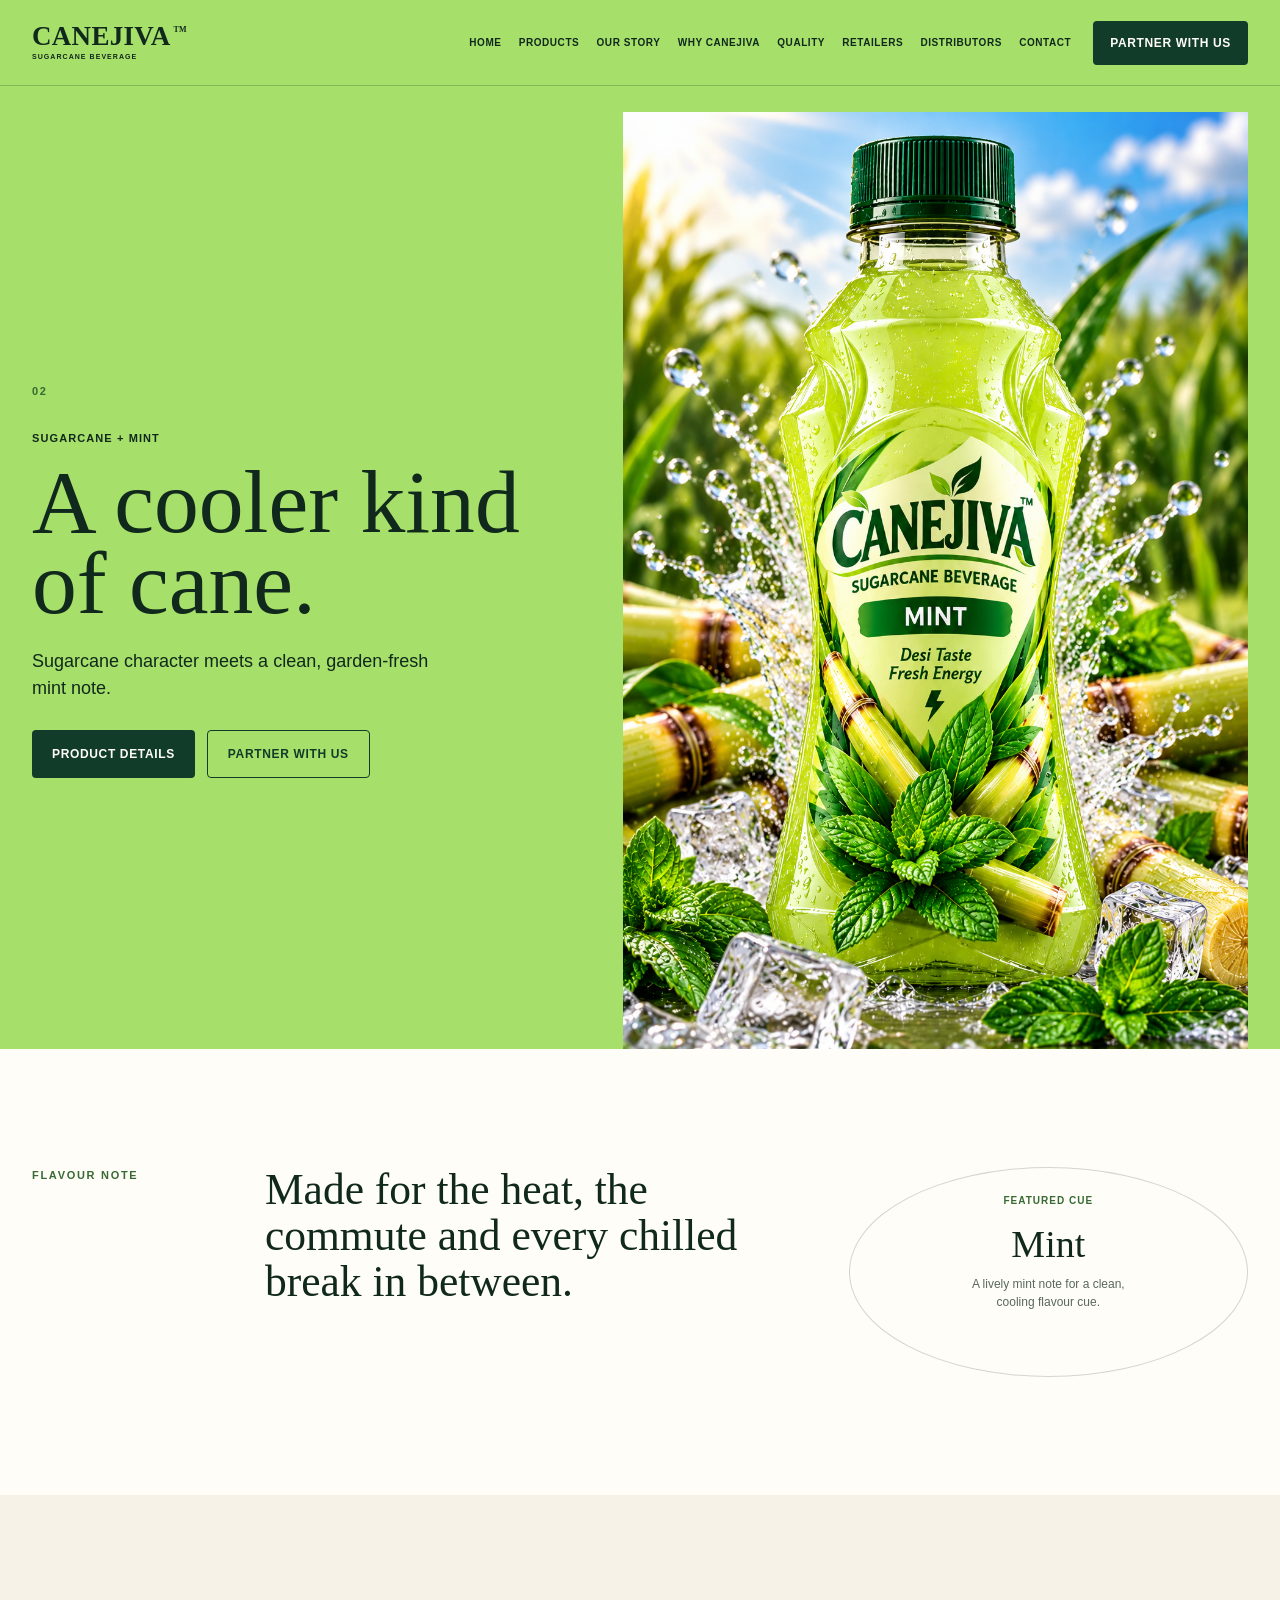
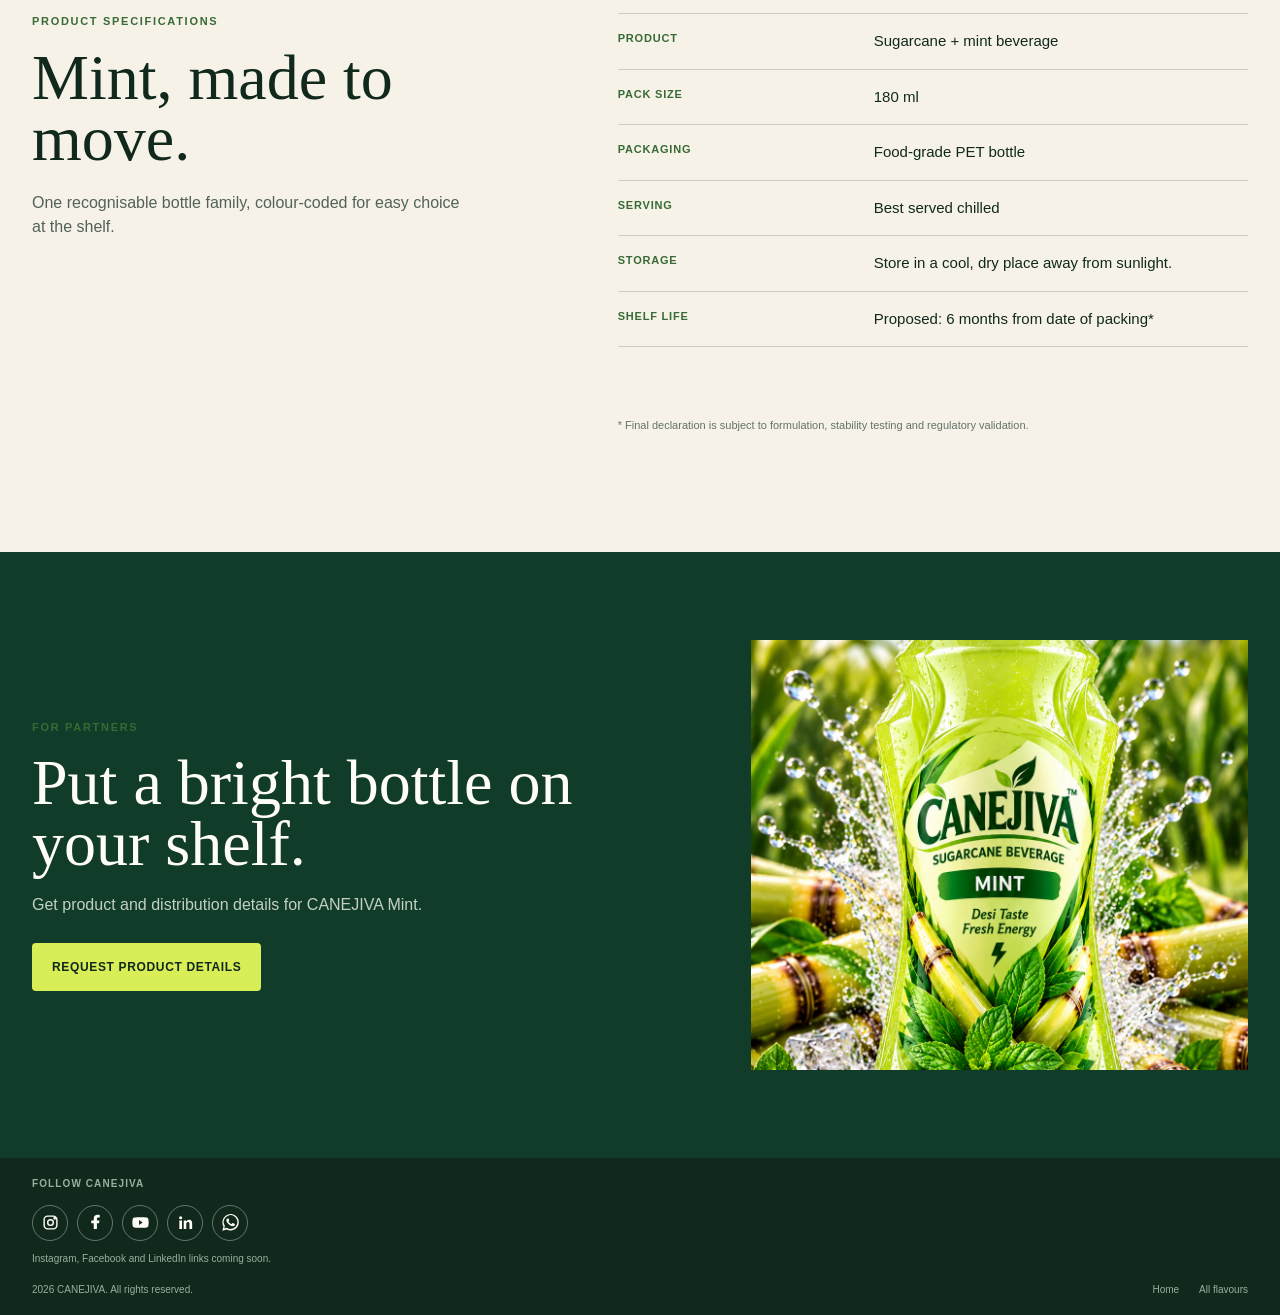
<file: products/mint/index.html>
<!doctype html>
<html lang="en">
  <head>
    <meta charset="UTF-8" />
    <meta name="viewport" content="width=device-width, initial-scale=1.0" />
    <meta name="theme-color" content="#a6df6a" />
    <meta name="description" content="Discover CANEJIVA Mint, a ready-to-drink flavoured sugarcane beverage with a cool mint note." />
    <title>CANEJIVA Mint | Flavoured Sugarcane Beverage</title>
    <link rel="stylesheet" href="../../styles.css" />
    <link rel="canonical" href="https://canejiva.com/products/mint/" />
    <meta property="og:title" content="CANEJIVA Mint | Flavoured Sugarcane Beverage" />
    <meta property="og:description" content="Discover CANEJIVA Mint, a ready-to-drink flavoured sugarcane beverage with a cool mint note." />
    <meta property="og:type" content="website" />
    <meta property="og:url" content="https://canejiva.com/products/mint/" />
    <meta property="og:image" content="https://canejiva.com/media/mint.png" />
    <meta property="og:image:alt" content="CANEJIVA Mint flavoured sugarcane beverage bottle" />
    <meta name="twitter:card" content="summary_large_image" />
    <meta name="twitter:title" content="CANEJIVA Mint | Flavoured Sugarcane Beverage" />
    <meta name="twitter:description" content="Discover CANEJIVA Mint, a ready-to-drink flavoured sugarcane beverage with a cool mint note." />
    <meta name="twitter:image" content="https://canejiva.com/media/mint.png" />
  </head>
  <body class="product-page" data-flavour="mint">
    <header class="site-header product-header"><a class="brand" href="../../" aria-label="CANEJIVA home">CANEJIVA<sup>TM</sup><span>SUGARCANE BEVERAGE</span></a><nav class="desktop-nav" aria-label="Primary navigation"><a href="../../">Home</a><a href="../../products/">Products</a><a href="../../our-story/">Our story</a><a href="../../why-canejiva/">Why CANEJIVA</a><a href="../../quality/">Quality</a><a href="../../retailers/">Retailers</a><a href="../../distributors/">Distributors</a><a href="../../contact/">Contact</a></nav><a class="header-cta" href="../../distributors/">Partner with us</a><a class="product-back" href="../../products/">All flavours <span aria-hidden="true">&rarr;</span></a></header>
    <main>
      <section class="flavour-hero"><div class="wrap flavour-hero-layout"><div class="flavour-copy"><p class="kicker" data-product-number></p><p class="product-overline" data-product-descriptor></p><h1 data-product-headline></h1><p data-product-intro></p><div class="hero-actions"><a class="button button-dark" href="#specs">Product details</a><button class="button button-outline js-open-enquiry" type="button">Partner with us</button></div></div><div class="flavour-bottle"><span>CANEJIVA<sup>TM</sup></span><img data-product-image src="../../media/mint.png" alt="CANEJIVA Mint sugarcane beverage bottle" /></div></div></section>
      <section class="flavour-note section"><div class="wrap flavour-note-grid"><p class="kicker">Flavour note</p><p class="flavour-statement" data-product-note></p><div class="ingredient-disc"><span>Featured cue</span><strong data-product-ingredient></strong><p data-product-ingredient-copy></p></div></div></section>
      <section class="product-spec section" id="specs"><div class="wrap product-spec-layout"><div><p class="kicker">Product specifications</p><h2><span data-product-name></span>, made to move.</h2><p>One recognisable bottle family, colour-coded for easy choice at the shelf.</p></div><dl class="spec-list"><div><dt>Product</dt><dd><span data-product-descriptor></span> beverage</dd></div><div><dt>Pack size</dt><dd>180 ml</dd></div><div><dt>Packaging</dt><dd>Food-grade PET bottle</dd></div><div><dt>Serving</dt><dd>Best served chilled</dd></div><div><dt>Storage</dt><dd>Store in a cool, dry place away from sunlight.</dd></div><div><dt>Shelf life</dt><dd>Proposed: 6 months from date of packing*</dd></div></dl><p class="product-regulatory">* Final declaration is subject to formulation, stability testing and regulatory validation.</p></div></section>
      <section class="flavour-retail"><div class="wrap flavour-retail-layout"><div><p class="kicker">For partners</p><h2>Put a bright bottle on your shelf.</h2><p>Get product and distribution details for CANEJIVA <span data-product-name></span>.</p><button class="button button-dark js-open-enquiry" type="button">Request product details</button></div><img data-product-image src="../../media/mint.png" alt="CANEJIVA Mint bottle" /></div></section>
    </main>
    <footer class="site-footer compact-footer"><div class="wrap footer-bottom"><span>2026 CANEJIVA. All rights reserved.</span><span><a href="../../">Home</a><a href="../../#products">All flavours</a></span></div></footer>
    <dialog class="enquiry-dialog" id="enquiry-dialog" aria-labelledby="enquiry-title"><button class="dialog-close" type="button" aria-label="Close enquiry form">Close</button><div class="dialog-content"><p class="kicker">Partner enquiry</p><h2 id="enquiry-title">Let us grow together.</h2><p>Tell us where you would like to bring CANEJIVA.</p><form id="enquiry-form"><label>Name<input required name="name" autocomplete="name" /></label><label>Work email<input required name="email" type="email" autocomplete="email" /></label><label>Business type<select name="type"><option>Retailer</option><option>Distributor</option><option>Cafe or restaurant</option><option>Institutional buyer</option></select></label><label>City<input required name="city" autocomplete="address-level2" /></label><button class="button button-dark" type="submit">Send enquiry</button><p class="form-status" role="status"></p></form></div></dialog>
    <script src="../../app.js"></script><script src="../../product.js"></script>
  </body>
</html>
</file>
<file: styles.css>
:root {
  --ink: #10291c;
  --forest: #123c2a;
  --moss: #376a34;
  --lime: #d9ed57;
  --mint: #c9f1a8;
  --amber: #e7a527;
  --ginger: #81451f;
  --cream: #f6f2e8;
  --white: #fffdf7;
  --line: rgba(16, 41, 28, 0.18);
  --display: Georgia, "Times New Roman", serif;
  --sans: Arial, Helvetica, sans-serif;
}

* { box-sizing: border-box; }
html { scroll-behavior: smooth; }
body { margin: 0; background: var(--cream); color: var(--ink); font-family: var(--sans); font-size: 16px; line-height: 1.5; }
button, input, select { font: inherit; }
button, a { -webkit-tap-highlight-color: transparent; }
a { color: inherit; text-decoration: none; }
img, video { display: block; max-width: 100%; }
button { cursor: pointer; }
.wrap { width: min(1216px, calc(100% - 48px)); margin-inline: auto; }
.section { padding: 118px 0; }
.kicker { margin: 0 0 18px; color: var(--moss); font-size: 11px; font-weight: 700; letter-spacing: 1.7px; text-transform: uppercase; }
.on-dark { color: var(--lime); }
h1, h2, h3, p { margin-top: 0; }
h1, h2, h3 { font-weight: 400; letter-spacing: 0; }
h1, h2 { font-family: var(--display); }
h1 { max-width: 700px; margin-bottom: 22px; color: var(--white); font-size: clamp(58px, 7.4vw, 110px); line-height: 0.9; }
h2 { max-width: 720px; margin-bottom: 0; font-size: clamp(42px, 5vw, 72px); line-height: 0.95; }
sup { position: relative; top: -0.45em; font-size: 0.42em; }

.site-header { position: absolute; z-index: 5; top: 0; left: 0; display: flex; align-items: center; width: 100%; min-height: 86px; padding: 18px max(24px, calc((100% - 1216px) / 2)); border-bottom: 1px solid rgba(255,255,255,0.36); color: var(--white); }
.brand { position: relative; display: inline-flex; flex-direction: column; color: inherit; font-family: var(--display); font-size: 27px; font-weight: 700; line-height: 0.75; letter-spacing: 0.3px; }
.brand > sup { position: absolute; top: 0; right: -16px; font-size: 8px; line-height: 1; letter-spacing: 0; }
.brand span { margin-top: 8px; font-family: var(--sans); font-size: 7px; font-weight: 700; letter-spacing: 1.05px; }
.desktop-nav { display: flex; gap: clamp(12px, 1.35vw, 22px); margin-left: auto; margin-right: 22px; font-size: 10px; font-weight: 700; letter-spacing: 0.55px; text-transform: uppercase; }
.desktop-nav a, .footer-grid a { transition: color 180ms ease; }
.desktop-nav a:hover, .footer-grid a:hover { color: var(--lime); }
.header-cta, .button { border: 0; border-radius: 4px; font-size: 12px; font-weight: 700; letter-spacing: 0.65px; text-transform: uppercase; transition: transform 180ms ease, background-color 180ms ease, color 180ms ease; }
.header-cta { padding: 13px 17px; background: var(--lime); color: var(--ink); }
.header-cta:hover, .button:hover { transform: translateY(-2px); }
.menu-toggle, .mobile-nav { display: none; }

.hero { position: relative; height: 88svh; min-height: 660px; overflow: hidden; background: var(--forest); }
.hero-video { position: absolute; width: 100%; height: 100%; object-fit: cover; object-position: center; transform: scale(1.01); }
.hero-scrim { position: absolute; inset: 0; background: rgba(7, 30, 18, 0.53); }
.hero-content { position: relative; z-index: 1; display: flex; flex-direction: column; justify-content: center; height: 100%; padding-top: 84px; }
.hero-copy { max-width: 470px; margin-bottom: 30px; color: rgba(255,253,247,0.88); font-size: 18px; }
.hero-actions { display: flex; flex-wrap: wrap; gap: 12px; }
.button { display: inline-flex; align-items: center; justify-content: center; min-height: 48px; padding: 0 20px; }
.button-lime { background: var(--lime); color: var(--ink); }
.button-ghost { border: 1px solid rgba(255,255,255,0.7); background: transparent; color: var(--white); }
.button-ghost:hover { background: var(--white); color: var(--ink); }
.button-dark { background: var(--forest); color: var(--white); }
.button-outline { border: 1px solid var(--forest); background: transparent; color: var(--forest); }
.hero-stats { display: flex; gap: 38px; margin: 52px 0 0; color: var(--white); }
.hero-stats div { min-width: 94px; }
.hero-stats dt { font-size: 14px; font-weight: 700; letter-spacing: 0.5px; text-transform: uppercase; }
.hero-stats dd { margin: 2px 0 0; color: rgba(255,253,247,0.73); font-size: 11px; }
.ticker { display: flex; align-items: center; justify-content: center; gap: 25px; min-height: 82px; padding: 20px; overflow: hidden; background: var(--lime); color: var(--ink); font-size: 12px; font-weight: 700; letter-spacing: 1.35px; text-align: center; text-transform: uppercase; white-space: nowrap; }
.ticker i { display: block; width: 6px; height: 6px; flex: 0 0 auto; border-radius: 50%; background: var(--forest); }

.products { background: var(--cream); }
.section-intro { margin-bottom: 58px; }
.intro-row { display: grid; grid-template-columns: minmax(0, 1.15fr) minmax(250px, 0.58fr); align-items: end; gap: 52px; }
.intro-row p { max-width: 380px; margin-bottom: 3px; font-size: 18px; }
.product-grid { display: grid; grid-template-columns: repeat(3, 1fr); gap: 18px; }
.product-card { position: relative; display: flex; flex-direction: column; min-height: 850px; padding: 20px; overflow: hidden; border-radius: 7px; color: var(--ink); }
.product-card.classic { background: #d6b739; }
.product-card.mint { background: #a6df6a; }
.product-card.ginger { background: #e0a141; }
.product-card-top { position: relative; z-index: 2; display: flex; justify-content: space-between; font-size: 11px; font-weight: 700; letter-spacing: 1px; text-transform: uppercase; }
.product-card img { position: absolute; z-index: 0; top: 54px; left: 50%; width: 100%; max-width: none; height: calc(100% - 224px); transform: translateX(-50%); object-fit: contain; transition: transform 500ms ease; }
.product-card::after { position: absolute; z-index: 1; top: 54px; right: 0; bottom: 170px; left: 0; background: rgba(118, 93, 0, 0.3); content: ""; pointer-events: none; transition: opacity 180ms ease; }
.product-card.mint::after { background: rgba(28, 122, 37, 0.28); }
.product-card.ginger::after { background: rgba(148, 68, 0, 0.28); }
.product-card:hover::after, .product-card:focus-within::after { opacity: 0; }
.product-card:hover img, .product-card:focus-within img { transform: translateX(-50%) translateY(-9px) scale(1.025); }
.product-card-bottom { position: relative; z-index: 2; margin-top: auto; padding-top: 18px; }
.product-card.classic .product-card-bottom { background: #d6b739; }
.product-card.mint .product-card-bottom { background: #a6df6a; }
.product-card.ginger .product-card-bottom { background: #e0a141; }
.flavour-type { margin-bottom: 8px; font-size: 11px; font-weight: 700; letter-spacing: 1px; text-transform: uppercase; }
.product-card h3 { max-width: 260px; margin-bottom: 20px; font-family: var(--display); font-size: 31px; line-height: 1.02; }
.text-link { display: inline-flex; gap: 10px; align-items: center; padding-bottom: 3px; border-bottom: 1px solid currentColor; font-size: 12px; font-weight: 700; letter-spacing: 0.65px; text-transform: uppercase; }
.text-link span { font-size: 17px; line-height: 0.5; }

.story { background: var(--white); }
.story-layout { display: grid; grid-template-columns: 0.98fr 1.02fr; gap: 72px; align-items: center; }
.story-copy { max-width: 600px; }
.story-copy h2 { margin-bottom: 26px; font-size: clamp(54px, 5.2vw, 104px); line-height: 0.92; }
.story-copy .lead { max-width: 560px; margin-bottom: 28px; color: var(--ink); font-family: var(--display); font-size: clamp(28px, 2.4vw, 48px); line-height: 0.98; }
.story-copy > p:not(.kicker):not(.lead) { max-width: 610px; margin-bottom: 0; color: #415248; font-size: clamp(20px, 1.65vw, 30px); line-height: 1.28; }
.story-image { position: relative; margin: 0; padding: 18px; border: 1px solid rgba(16, 41, 28, 0.08); border-radius: 24px; background: linear-gradient(180deg, #ecf4d8 0%, #dfeec6 100%); box-shadow: 0 26px 52px rgba(31, 64, 27, 0.08); }
.story-image img { width: 100%; aspect-ratio: 1.18; object-fit: cover; border-radius: 16px; }

.film { padding-bottom: 0; background: var(--forest); color: var(--white); }
.film-heading { padding-bottom: 48px; }
.film-heading h2 { color: var(--white); }
.film-frame { position: relative; width: min(1518px, 100%); margin-inline: auto; overflow: hidden; background: #071d11; aspect-ratio: 16 / 9; }
.film-frame video { width: 100%; height: 100%; object-fit: cover; transform: scale(1.01); }
.film-toggle { position: absolute; right: max(24px, calc((100vw - 1216px) / 2)); bottom: 24px; display: grid; width: 56px; height: 56px; place-items: center; padding: 0; border: 1px solid rgba(255,255,255,0.75); border-radius: 50%; background: rgba(16,41,28,0.78); color: var(--white); transition: transform 180ms ease, background-color 180ms ease; }
.film-toggle:hover { transform: scale(1.06); background: var(--forest); }
.film-toggle:focus-visible { outline: 3px solid var(--lime); outline-offset: 3px; }
.film-toggle-icon { width: 22px; height: 22px; fill: currentColor; }
.film-toggle-pause, .film-toggle[data-state="playing"] .film-toggle-play { display: none; }
.film-toggle[data-state="playing"] .film-toggle-pause { display: block; }

.why { background: var(--cream); }
.pillars { display: grid; grid-template-columns: repeat(3, 1fr); border-top: 1px solid var(--line); border-left: 1px solid var(--line); }
.pillar { min-height: 235px; padding: 30px; border-right: 1px solid var(--line); border-bottom: 1px solid var(--line); }
.pillar-mark { display: flex; align-items: center; justify-content: center; width: 44px; height: 44px; margin-bottom: 46px; border: 1px solid var(--moss); border-radius: 50%; color: var(--moss); font-size: 10px; font-weight: 700; letter-spacing: 0.35px; }
.pillar h3 { margin-bottom: 6px; font-family: var(--display); font-size: 26px; }
.pillar p { max-width: 260px; margin-bottom: 0; color: #58685d; font-size: 14px; }

.quality { background: #18372a; color: var(--white); }
.quality-layout { display: grid; grid-template-columns: 0.85fr 1.15fr; gap: 80px; }
.quality-title h2 { color: var(--white); }
.spec-list { margin: 0; border-top: 1px solid rgba(255,255,255,0.25); }
.spec-list div { display: grid; grid-template-columns: 0.62fr 1fr; gap: 24px; padding: 16px 0; border-bottom: 1px solid rgba(255,255,255,0.25); }
.spec-list dt { color: #b7cdb9; font-size: 11px; font-weight: 700; letter-spacing: 0.8px; text-transform: uppercase; }
.spec-list dd { margin: 0; font-size: 15px; }
.regulatory-note { grid-column: 2; max-width: 530px; margin: 0; color: #b7cdb9; font-size: 12px; }

.retail { background: var(--lime); }
.retail-layout { display: grid; grid-template-columns: 1fr 0.92fr; gap: 74px; align-items: center; }
.retail-copy h2 { margin-bottom: 28px; }
.retail-copy > p:not(.kicker) { max-width: 510px; margin-bottom: 27px; font-size: 17px; }
.retail-tags { display: flex; flex-wrap: wrap; gap: 8px; margin-bottom: 30px; }
.retail-tags span { padding: 7px 10px; border: 1px solid rgba(16,41,28,0.35); border-radius: 100px; font-size: 11px; font-weight: 700; letter-spacing: 0.35px; text-transform: uppercase; }
.retail-image { overflow: hidden; border-radius: 6px; }
.retail-image img { width: 100%; aspect-ratio: 1.34; object-fit: contain; }

.site-footer { padding: 66px 0 18px; background: var(--ink); color: var(--white); }
.footer-grid { display: grid; grid-template-columns: 1.6fr 0.7fr 0.7fr 1.15fr; gap: 38px; padding-bottom: 54px; }
.footer-brand { margin-bottom: 24px; }
.footer-grid > div > p:not(.footer-label):not(.footer-legal) { color: var(--lime); font-family: var(--display); font-size: 22px; }
.footer-label { margin-bottom: 14px; color: #99af9d; font-size: 10px; font-weight: 700; letter-spacing: 1.1px; text-transform: uppercase; }
.footer-grid a, .footer-button { display: block; margin-bottom: 9px; color: var(--white); font-size: 13px; }
.social-links { display: flex; flex-wrap: wrap; gap: 9px; margin: 0 0 10px; }
.social-link { display: inline-flex !important; align-items: center; justify-content: center; width: 36px; height: 36px; margin: 0 !important; border: 1px solid rgba(255,255,255,0.35); border-radius: 50%; color: var(--white); }
.social-link svg { width: 17px; height: 17px; fill: currentColor; }
.social-link:first-child svg { fill: none; stroke: currentColor; stroke-width: 2; }
.social-link:nth-child(3) .social-icon-cutout { fill: var(--ink); }
.social-link[href]:hover { border-color: var(--lime); color: var(--lime); }
.social-note { margin: 0; color: #99af9d; font-size: 10px; line-height: 1.5; }
.compact-social { padding: 0 0 16px; }
.footer-button { padding: 0; border: 0; background: none; text-align: left; }
.footer-legal { max-width: 210px; margin-top: 20px; color: #99af9d; font-size: 11px; }
.footer-bottom { display: flex; justify-content: space-between; padding-top: 18px; border-top: 1px solid rgba(255,255,255,0.2); color: #99af9d; font-size: 10px; }
.footer-bottom span:last-child { display: flex; gap: 20px; }

.enquiry-dialog { width: min(545px, calc(100% - 32px)); max-height: calc(100% - 32px); padding: 0; overflow: hidden; border: 0; border-radius: 7px; background: var(--cream); color: var(--ink); box-shadow: 0 18px 70px rgba(0,0,0,0.35); }
.enquiry-dialog::backdrop { background: rgba(8,23,14,0.73); }
.dialog-content { padding: 54px; }
.dialog-content h2 { margin-bottom: 15px; font-size: 49px; }
.dialog-content > p:not(.kicker) { max-width: 370px; margin-bottom: 28px; }
.dialog-close { position: absolute; top: 16px; right: 18px; border: 0; background: transparent; color: var(--forest); font-size: 11px; font-weight: 700; letter-spacing: 0.75px; text-transform: uppercase; }
#enquiry-form { display: grid; gap: 15px; }
#enquiry-form label { display: grid; gap: 6px; color: var(--moss); font-size: 10px; font-weight: 700; letter-spacing: 0.9px; text-transform: uppercase; }
#enquiry-form input, #enquiry-form select { width: 100%; min-height: 46px; padding: 0 12px; border: 1px solid var(--line); border-radius: 3px; background: var(--white); color: var(--ink); font-size: 15px; letter-spacing: 0; text-transform: none; }
#enquiry-form .button { justify-self: start; margin-top: 8px; }
.form-status { min-height: 20px; margin: 0; color: var(--moss); font-size: 13px; }

.reveal { opacity: 0; transform: translateY(18px); transition: opacity 600ms ease, transform 600ms ease; }
.reveal.is-visible { opacity: 1; transform: translateY(0); }

@media (max-width: 900px) {
  .desktop-nav, .header-cta { display: none; }
  .site-header { min-height: 76px; padding-inline: 24px; }
  .menu-toggle { display: flex; flex-direction: column; gap: 5px; margin-left: auto; padding: 8px 0 8px 12px; border: 0; background: transparent; }
  .menu-toggle span { display: block; width: 24px; height: 1px; background: var(--white); }
  .mobile-nav { position: absolute; top: 76px; right: 16px; display: none; width: min(300px, calc(100vw - 32px)); padding: 20px; border: 1px solid rgba(255,255,255,0.28); border-radius: 5px; background: var(--forest); box-shadow: 0 14px 42px rgba(0,0,0,0.23); }
  .mobile-nav.is-open { display: grid; gap: 17px; }
  .mobile-nav a, .mobile-nav button { color: var(--white); font-size: 12px; font-weight: 700; letter-spacing: 0.6px; text-align: left; text-transform: uppercase; }
  .mobile-nav button { padding: 0; border: 0; background: none; }
  .story-layout, .retail-layout { grid-template-columns: 1fr; gap: 48px; }
  .quality-layout { grid-template-columns: 1fr; gap: 50px; }
  .regulatory-note { grid-column: 1; margin: 0; }
  .footer-grid { grid-template-columns: 1.25fr 0.8fr 0.8fr; }
  .footer-grid > div:last-child { grid-column: 1 / -1; }
}

@media (max-width: 640px) {
  .wrap { width: min(100% - 32px, 1216px); }
  .section { padding: 76px 0; }
  .hero { height: 88svh; min-height: 580px; }
  .hero-video { object-position: 56% center; }
  .hero-scrim { background: rgba(7,30,18,0.59); }
  .hero-content { padding-top: 78px; padding-bottom: 24px; justify-content: flex-end; }
  h1 { font-size: clamp(48px, 15vw, 68px); }
  h2 { font-size: clamp(38px, 12vw, 54px); }
  .hero-copy { margin-bottom: 22px; font-size: 16px; }
  .hero-actions { display: grid; grid-template-columns: 1fr; width: min(100%, 320px); }
  .button { width: 100%; }
  .hero-stats { gap: 16px; margin-top: 27px; }
  .hero-stats div { min-width: 0; flex: 1; }
  .hero-stats dt { font-size: 11px; }
  .hero-stats dd { font-size: 9px; }
  .ticker { justify-content: flex-start; gap: 18px; padding-inline: 24px; font-size: 10px; }
  .ticker span:last-child, .ticker span:nth-of-type(2) ~ i { display: none; }
  .section-intro { margin-bottom: 36px; }
  .intro-row { display: block; }
  .intro-row h2 { margin-bottom: 22px; }
  .intro-row p { font-size: 16px; }
  .product-grid { display: flex; width: 100%; padding-left: 16px; overflow-x: auto; scroll-snap-type: x mandatory; }
  .product-card { min-width: min(84vw, 345px); min-height: 760px; scroll-snap-align: start; }
  .product-card:last-child { margin-right: 16px; }
  .story-copy .lead { font-size: 23px; }
  .story-image img { aspect-ratio: 1.08; }
  .film-heading { padding-bottom: 34px; }
  .film-frame video { object-fit: cover; }
  .film-toggle { right: 16px; bottom: 16px; }
  .pillars { grid-template-columns: repeat(2, 1fr); }
  .pillar { min-height: 214px; padding: 22px 16px; }
  .pillar-mark { width: 38px; height: 38px; margin-bottom: 34px; }
  .pillar h3 { font-size: 22px; }
  .pillar p { font-size: 12px; }
  .spec-list div { grid-template-columns: 0.72fr 1fr; gap: 16px; }
  .spec-list dd { font-size: 13px; }
  .retail-layout { gap: 38px; }
  .retail-image img { aspect-ratio: 1.34; }
  .footer-grid { grid-template-columns: 1fr 1fr; gap: 34px 22px; }
  .footer-grid > div:first-child, .footer-grid > div:last-child { grid-column: 1 / -1; }
  .footer-bottom { display: grid; gap: 10px; }
  .dialog-content { padding: 50px 24px 28px; }
  .dialog-content h2 { font-size: 42px; }
}

@media (prefers-reduced-motion: reduce) {
  html { scroll-behavior: auto; }
  .reveal { opacity: 1; transform: none; transition: none; }
  .product-card img, .button { transition: none; }
}

/* Flavour detail pages */
.product-header { position: absolute; color: var(--ink); border-color: rgba(16,41,28,0.22); }
.product-header .header-cta { background: var(--forest); color: var(--white); }
.product-back { display: none; margin-left: auto; padding-bottom: 3px; border-bottom: 1px solid currentColor; font-size: 10px; font-weight: 700; letter-spacing: 0.6px; text-transform: uppercase; }
.flavour-hero { min-height: 760px; padding-top: 112px; overflow: hidden; background: var(--flavour-colour); }
.flavour-hero-layout { display: grid; grid-template-columns: 0.93fr 1.07fr; min-height: 648px; align-items: center; gap: 48px; }
.flavour-copy { position: relative; z-index: 1; }
.flavour-copy .kicker { margin-bottom: 30px; }
.product-overline { margin-bottom: 16px; font-size: 11px; font-weight: 700; letter-spacing: 1.1px; text-transform: uppercase; }
.flavour-copy h1 { max-width: 620px; margin-bottom: 25px; color: var(--ink); font-size: clamp(57px, 7vw, 99px); }
.flavour-copy > p:not(.kicker):not(.product-overline) { max-width: 430px; margin-bottom: 28px; font-size: 18px; }
.flavour-bottle { position: relative; align-self: stretch; overflow: hidden; }
.flavour-bottle::after { position: absolute; right: 7%; bottom: 5%; width: 64%; height: 10%; border-radius: 50%; background: rgba(16,41,28,0.24); content: ""; filter: blur(18px); }
.flavour-bottle > span { position: absolute; z-index: 0; top: 12%; right: -12%; color: rgba(255,255,255,0.42); font-family: var(--display); font-size: clamp(75px, 13vw, 192px); font-weight: 700; line-height: 0.72; letter-spacing: 0; transform: rotate(90deg); transform-origin: center; }
.flavour-bottle img { position: relative; z-index: 1; width: 100%; height: 100%; min-height: 570px; object-fit: cover; object-position: center; animation: bottle-drift 5s ease-in-out infinite; }
@keyframes bottle-drift { 50% { transform: translateY(-10px); } }
.flavour-note { background: var(--white); }
.flavour-note-grid { display: grid; grid-template-columns: 0.35fr 1fr 0.74fr; gap: 44px; align-items: start; }
.flavour-statement { max-width: 630px; margin: 0; font-family: var(--display); font-size: clamp(31px, 3.4vw, 51px); line-height: 1.05; }
.ingredient-disc { min-height: 210px; padding: 25px; border: 1px solid var(--line); border-radius: 50%; text-align: center; }
.ingredient-disc span { display: block; margin-bottom: 17px; color: var(--moss); font-size: 10px; font-weight: 700; letter-spacing: 1px; text-transform: uppercase; }
.ingredient-disc strong { display: block; margin-bottom: 12px; font-family: var(--display); font-size: 38px; font-weight: 400; line-height: 1; }
.ingredient-disc p { max-width: 190px; margin: auto; color: #58685d; font-size: 12px; }
.product-spec { background: var(--cream); }
.product-spec-layout { display: grid; grid-template-columns: 0.9fr 1.1fr; gap: 70px; }
.product-spec-layout h2 { margin-bottom: 22px; }
.product-spec-layout > div > p:not(.kicker) { max-width: 430px; color: #526258; }
.product-spec .spec-list { border-color: var(--line); }
.product-spec .spec-list div { border-color: var(--line); }
.product-spec .spec-list dt { color: var(--moss); }
.product-spec .product-regulatory { grid-column: 2; margin: 0; color: #647269; font-size: 11px; }
.flavour-retail { padding: 88px 0; background: var(--forest); color: var(--white); }
.flavour-retail-layout { display: grid; grid-template-columns: 0.9fr 0.7fr; justify-content: space-between; align-items: center; gap: 80px; }
.flavour-retail h2 { margin-bottom: 18px; color: var(--white); }
.flavour-retail p:not(.kicker) { max-width: 420px; margin-bottom: 26px; color: #c2d0c5; }
.flavour-retail .button-dark { background: var(--lime); color: var(--ink); }
.flavour-retail img { width: 100%; max-height: 430px; object-fit: cover; object-position: center; }
.compact-footer { padding: 18px 0; }
.compact-footer .footer-bottom { border: 0; padding-top: 0; }

/* Standalone navigation pages */
.inner-header { position: relative; background: var(--forest); color: var(--white); }
.inner-header .header-cta { white-space: nowrap; }
.page-hero { overflow: hidden; background: var(--forest); color: var(--white); }
.page-hero-layout { display: grid; grid-template-columns: 0.93fr 1.07fr; min-height: 550px; align-items: center; gap: 62px; }
.page-hero-copy { padding: 72px 0; }
.page-hero-copy h1 { max-width: 650px; margin-bottom: 24px; font-size: clamp(49px, 6.5vw, 88px); }
.page-hero-copy > p:not(.kicker) { max-width: 465px; margin-bottom: 0; color: rgba(255,253,247,0.78); font-size: 17px; }
.page-hero-visual { align-self: stretch; margin: 0; overflow: hidden; }
.page-hero-visual img { width: 100%; height: 100%; min-height: 550px; object-fit: cover; object-position: center; }
.inner-page[data-page="story"] .page-hero-visual { align-self: center; width: 100%; }
.inner-page[data-page="story"] .page-hero-visual img { height: auto; min-height: 0; object-fit: contain; }
.inner-page[data-page="products"] .page-hero-visual { align-self: center; width: 100%; }
.inner-page[data-page="products"] .page-hero-visual img { height: auto; min-height: 0; max-height: 550px; object-fit: contain; }
.directory { background: var(--cream); }
.directory-grid { display: grid; grid-template-columns: repeat(3, 1fr); gap: 18px; }
.directory-item { position: relative; display: flex; flex-direction: column; min-height: 850px; padding: 20px; overflow: hidden; border-radius: 7px; color: var(--ink); }
.directory-item.classic { background: #d6b739; }
.directory-item.mint { background: #a6df6a; }
.directory-item.ginger { background: #e0a141; }
.directory-item > span { position: relative; z-index: 2; font-size: 11px; font-weight: 700; letter-spacing: 1px; }
.directory-item img { position: absolute; z-index: 0; top: 45px; left: 50%; width: 100%; max-width: none; height: calc(100% - 205px); transform: translateX(-50%); object-fit: contain; transition: transform 420ms ease; }
.directory-item::after { position: absolute; z-index: 1; top: 45px; right: 0; bottom: 160px; left: 0; background: rgba(118, 93, 0, 0.3); content: ""; pointer-events: none; transition: opacity 180ms ease; }
.directory-item.mint::after { background: rgba(28, 122, 37, 0.28); }
.directory-item.ginger::after { background: rgba(148, 68, 0, 0.28); }
.directory-item:hover::after, .directory-item:focus-visible::after { opacity: 0; }
.directory-item:hover img, .directory-item:focus-visible img { transform: translateX(-50%) translateY(-8px) scale(1.02); }
.directory-item div { position: relative; z-index: 2; margin-top: auto; padding-top: 16px; }
.directory-item.classic div { background: #d6b739; }
.directory-item.mint div { background: #a6df6a; }
.directory-item.ginger div { background: #e0a141; }
.directory-item p { margin-bottom: 6px; font-size: 10px; font-weight: 700; letter-spacing: 0.95px; text-transform: uppercase; }
.directory-item h2 { margin-bottom: 12px; font-size: 44px; }
.directory-item b { font-size: 11px; letter-spacing: 0.5px; text-transform: uppercase; }

.story-detail { background: var(--white); }
.story-detail-layout, .quality-detail-layout, .contact-layout { display: grid; grid-template-columns: 0.85fr 1.15fr; gap: 80px; }
.story-detail h2, .quality-detail h2, .contact-detail h2 { margin-bottom: 0; }
.story-detail-layout > div:last-child > p { max-width: 550px; color: #526258; }
.story-detail-layout .lead-copy { margin-top: 0; color: var(--ink) !important; font-family: var(--display); font-size: 28px; line-height: 1.12; }
.quote-band { padding: 74px 0; background: var(--lime); color: var(--ink); font-family: var(--display); font-size: clamp(31px, 4vw, 60px); line-height: 1.03; }
.pillar-page { background: var(--cream); }
.quality-detail { background: var(--cream); }
.quality-detail-layout > div > p:not(.kicker) { max-width: 420px; color: #526258; }
.quality-detail .spec-list { border-color: var(--line); }
.quality-detail .spec-list div { border-color: var(--line); }
.quality-detail .spec-list dt { color: var(--moss); }
.page-note { grid-column: 2; margin: 0; color: #647269; font-size: 11px; }
.partner-detail { background: var(--lime); }
.partner-layout { display: grid; grid-template-columns: 0.95fr 0.85fr; justify-content: space-between; align-items: start; gap: 96px; }
.partner-layout h2 { margin-bottom: 23px; }
.partner-layout > div > p:not(.kicker) { max-width: 480px; margin-bottom: 26px; font-size: 17px; }
.partner-list { display: grid; grid-template-columns: 1fr 1fr; gap: 0; margin: 0; padding: 0; border-top: 1px solid rgba(16,41,28,0.25); border-left: 1px solid rgba(16,41,28,0.25); list-style: none; }
.partner-list li { padding: 22px 15px; border-right: 1px solid rgba(16,41,28,0.25); border-bottom: 1px solid rgba(16,41,28,0.25); font-family: var(--display); font-size: 20px; line-height: 1.05; }
.contact-detail { background: var(--white); }
.contact-layout > div > p:not(.kicker) { max-width: 470px; margin-top: 24px; color: #526258; }
.contact-actions { border-top: 1px solid var(--line); }
.contact-actions a { display: flex; align-items: baseline; justify-content: space-between; gap: 24px; padding: 19px 0; border-bottom: 1px solid var(--line); transition: color 180ms ease; }
.contact-actions a:hover { color: var(--moss); }
.contact-actions span { color: #526258; font-size: 11px; font-weight: 700; letter-spacing: 0.75px; text-transform: uppercase; }
.contact-actions b { font-family: var(--display); font-size: 22px; font-weight: 400; text-align: right; }
.page-cta { padding: 96px 0; background: var(--moss); color: var(--white); }
.page-cta p { margin-bottom: 12px; color: var(--lime); font-size: 11px; font-weight: 700; letter-spacing: 1.2px; text-transform: uppercase; }
.page-cta h2 { margin-bottom: 28px; color: var(--white); }
.page-cta .button { width: fit-content; }

@media (max-width: 1050px) {
  .desktop-nav { gap: 12px; font-size: 9px; }
}

@media (max-width: 900px) {
  .inner-header { position: relative; }
  .page-hero-layout { grid-template-columns: 1fr; gap: 0; }
  .page-hero-copy { padding: 82px 0 48px; }
  .page-hero-visual { max-height: 420px; }
  .page-hero-visual img { min-height: 0; max-height: 420px; }
  .story-detail-layout, .quality-detail-layout, .contact-layout, .partner-layout { grid-template-columns: 1fr; gap: 44px; }
  .page-note { grid-column: 1; margin-top: 0; }
}

@media (max-width: 640px) {
  .inner-header { min-height: 72px; }
  .inner-header .brand { font-size: 25px; }
  .page-hero-copy { padding: 62px 0 40px; }
  .page-hero-copy h1 { font-size: clamp(48px, 13vw, 63px); }
  .page-hero-copy > p:not(.kicker) { font-size: 16px; }
  .page-hero-visual { max-height: 340px; }
  .page-hero-visual img { max-height: 340px; }
  .directory-grid { display: flex; width: 100%; padding-left: 16px; overflow-x: auto; scroll-snap-type: x mandatory; }
  .directory-item { min-width: min(84vw, 345px); min-height: 760px; scroll-snap-align: start; }
  .directory-item:last-child { margin-right: 16px; }
  .story-detail-layout .lead-copy { font-size: 24px; }
  .quote-band { padding: 59px 0; }
  .partner-layout { gap: 37px; }
  .partner-list li { min-height: 92px; padding: 16px 12px; font-size: 18px; }
  .contact-actions a { display: grid; gap: 6px; }
  .contact-actions b { text-align: left; }
  .page-cta { padding: 74px 0; }
}

@media (max-width: 900px) {
  .flavour-hero { min-height: auto; padding-top: 86px; }
  .flavour-hero-layout { grid-template-columns: 1fr; min-height: auto; gap: 0; padding-top: 78px; }
  .flavour-copy { padding-bottom: 34px; }
  .flavour-bottle { height: 470px; }
  .flavour-bottle img { min-height: 0; }
  .flavour-note-grid, .product-spec-layout, .flavour-retail-layout { grid-template-columns: 1fr; gap: 34px; }
  .product-spec .product-regulatory { grid-column: 1; margin-top: 0; }
}

@media (max-width: 640px) {
  .product-header { min-height: 72px; }
  .product-header .desktop-nav, .product-header .header-cta { display: none; }
  .product-header .product-back { display: inline-flex; gap: 7px; }
  .flavour-hero { padding-top: 72px; }
  .flavour-hero-layout { padding-top: 58px; }
  .flavour-copy h1 { font-size: clamp(51px, 14vw, 68px); }
  .flavour-bottle { height: 407px; }
  .flavour-note-grid { gap: 24px; }
  .ingredient-disc { width: min(100%, 310px); min-height: 0; aspect-ratio: 1; }
  .flavour-retail { padding: 68px 0; }
  .flavour-retail-layout { gap: 34px; }
  .flavour-retail img { max-height: 330px; }
}
</file>
